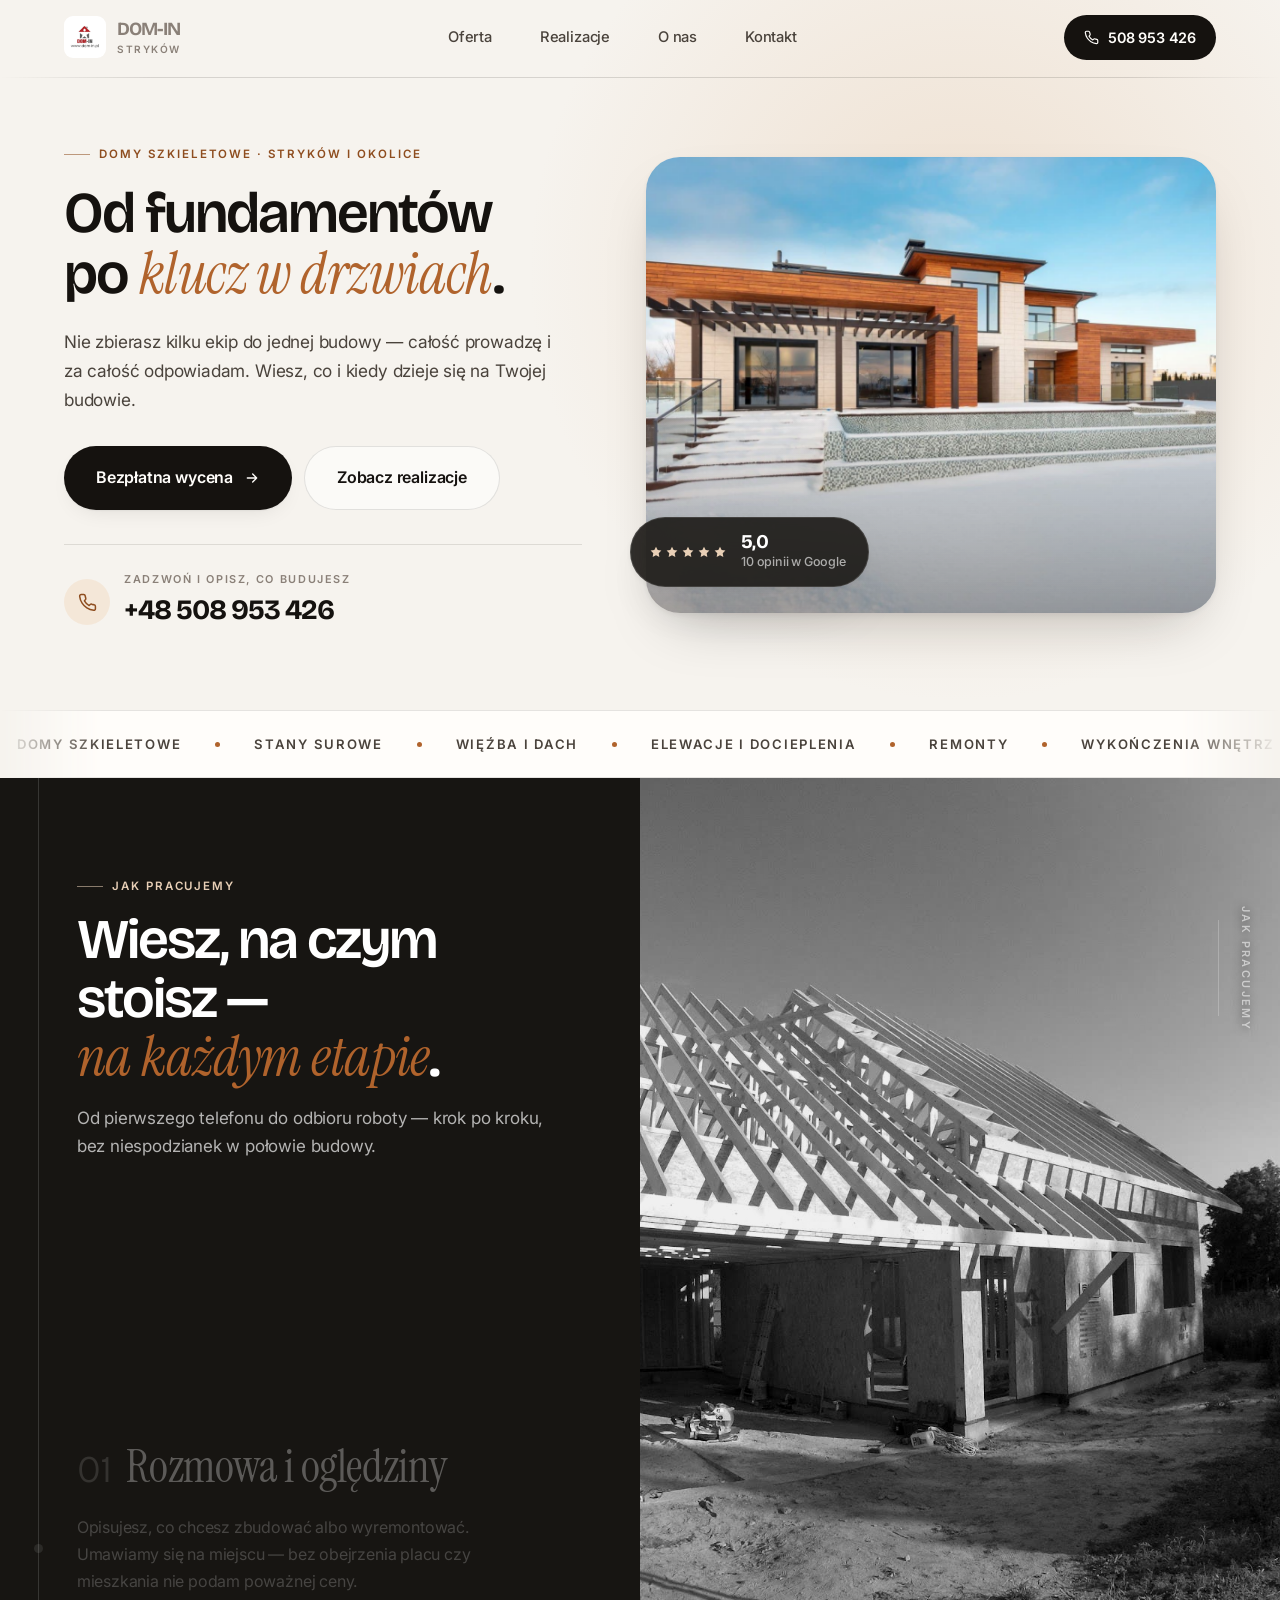
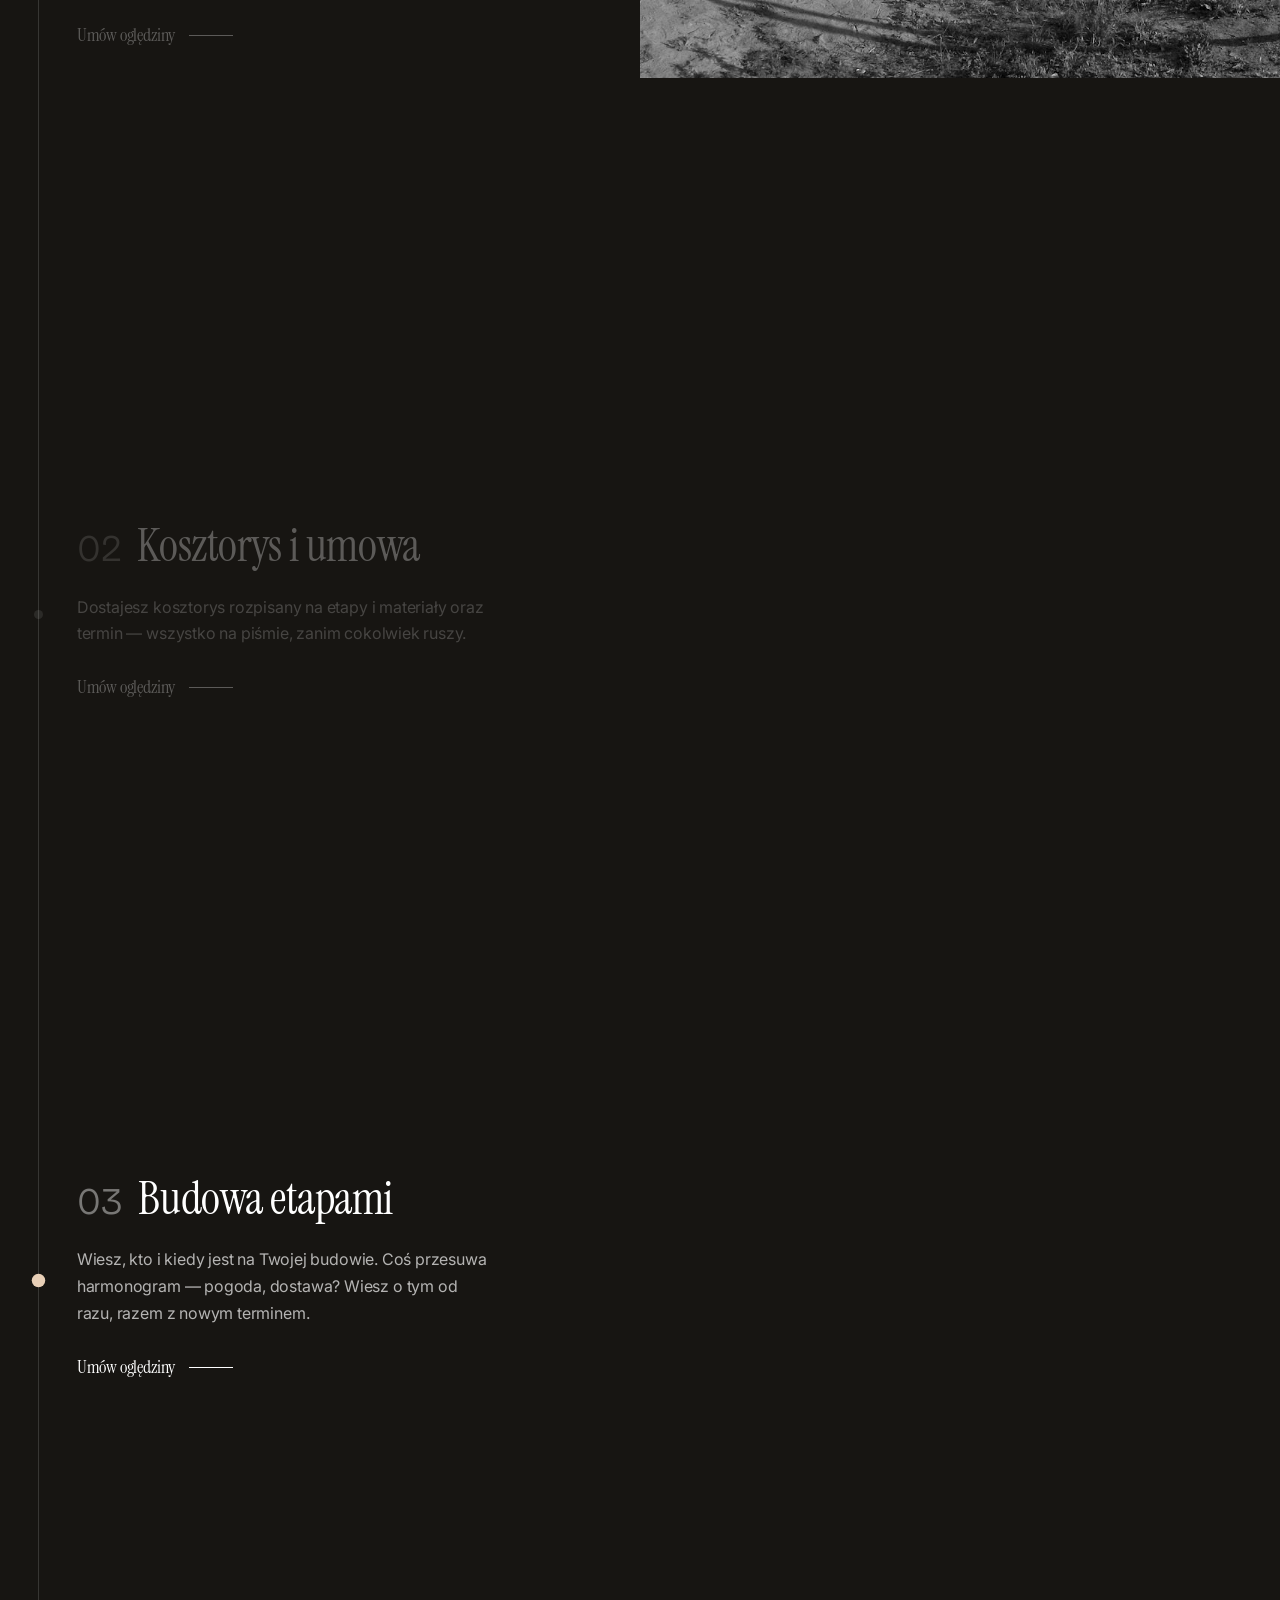
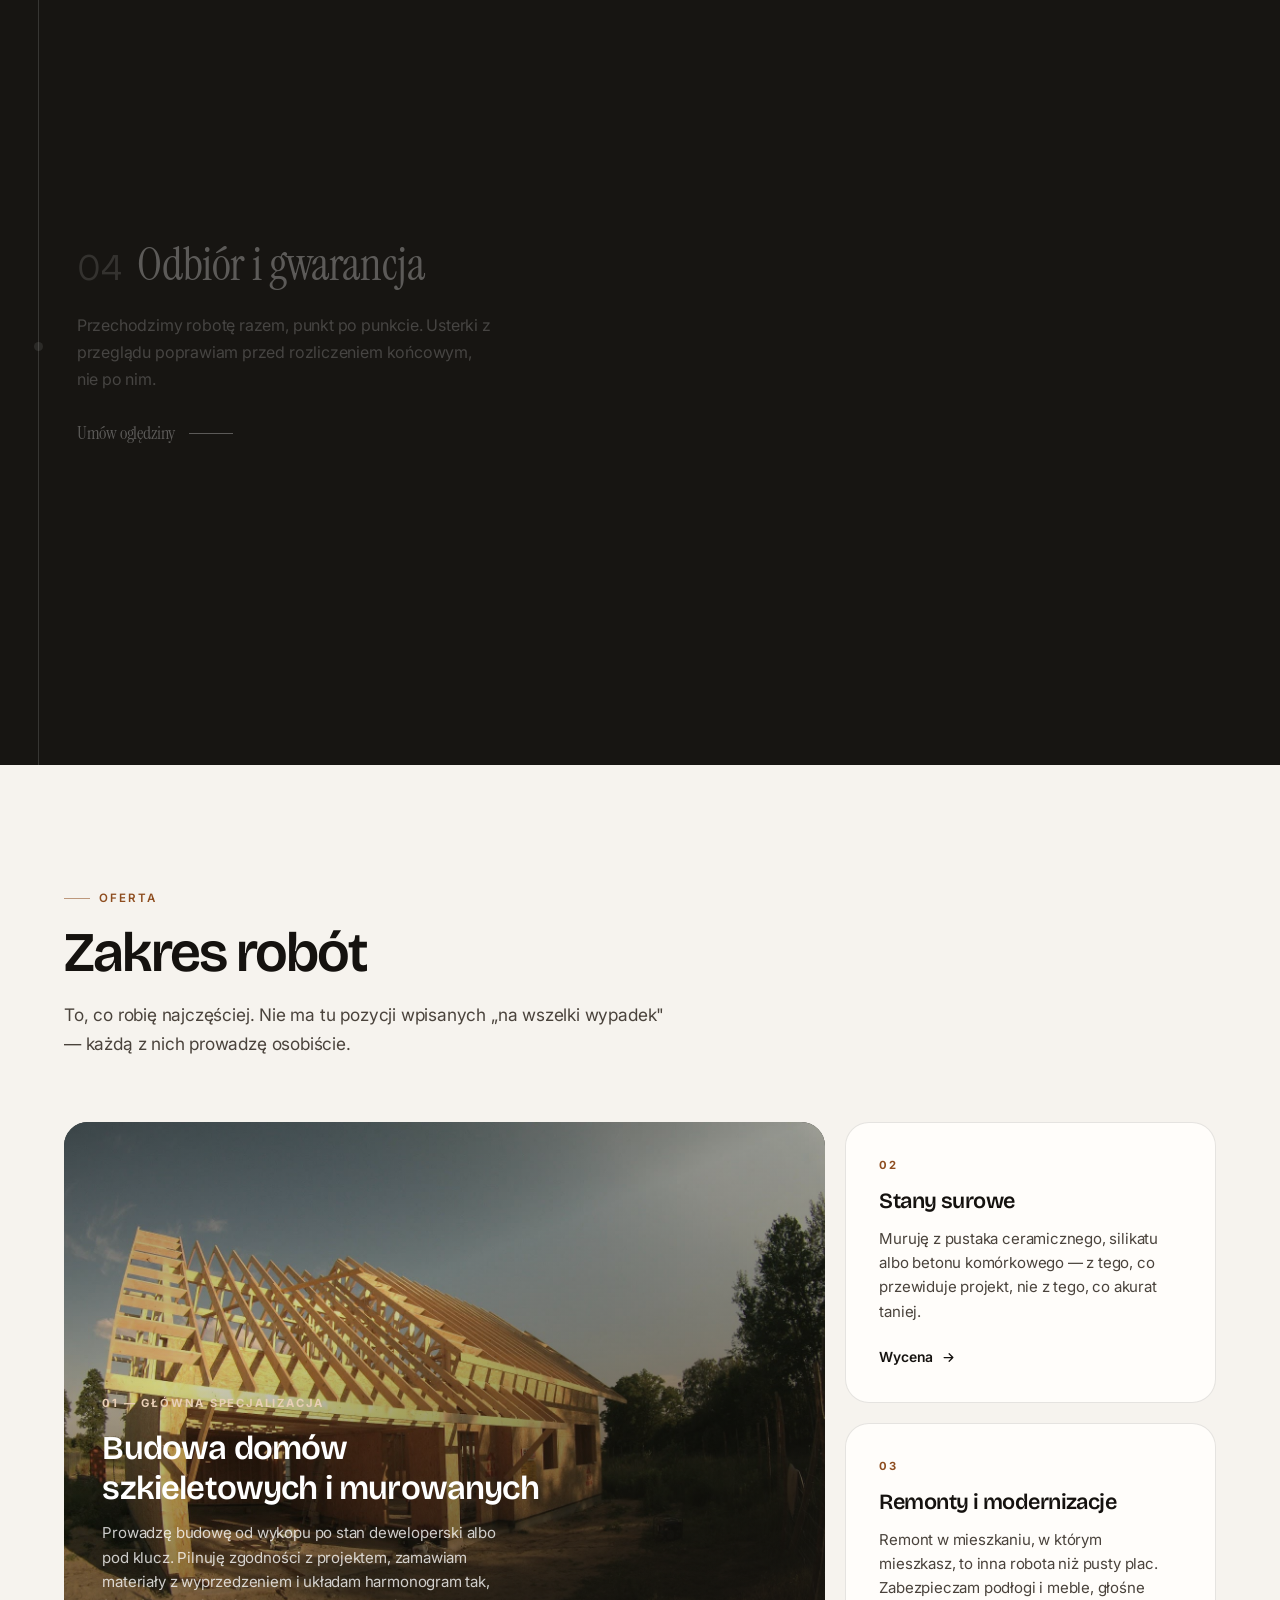
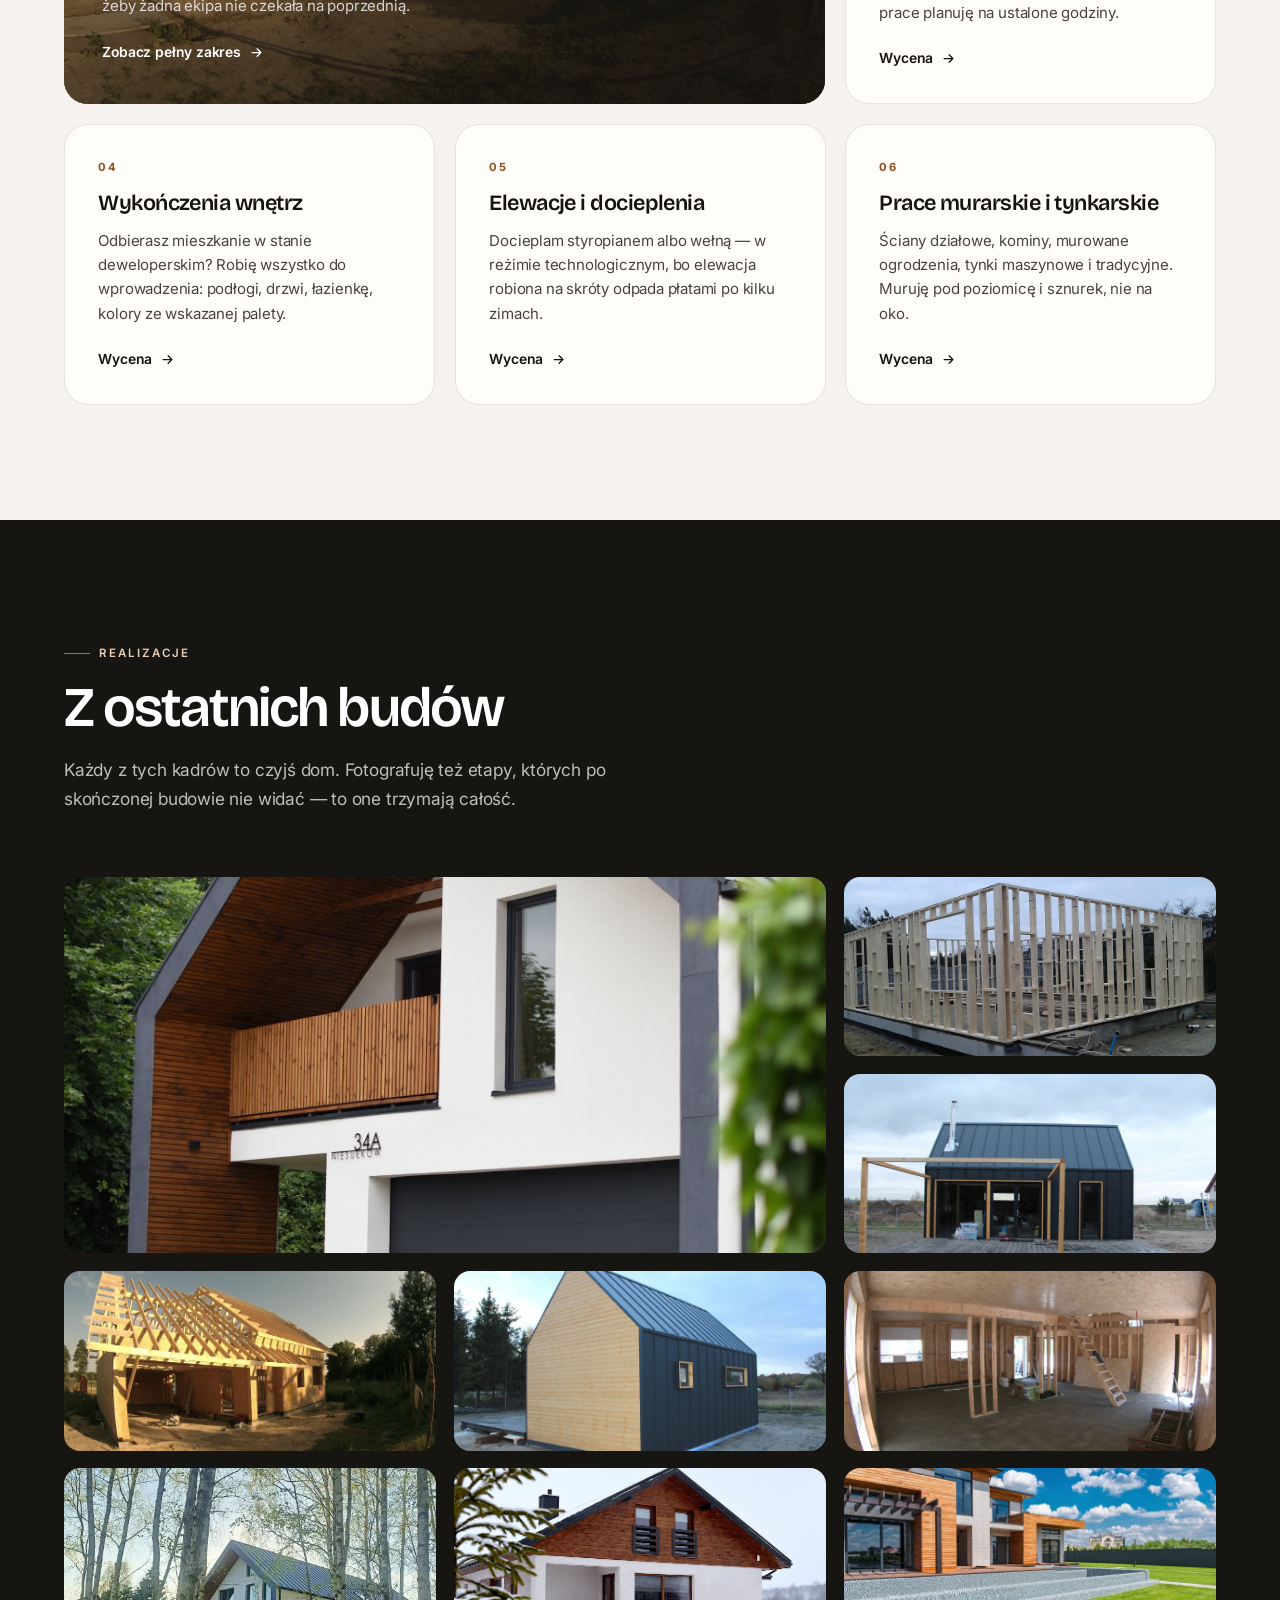
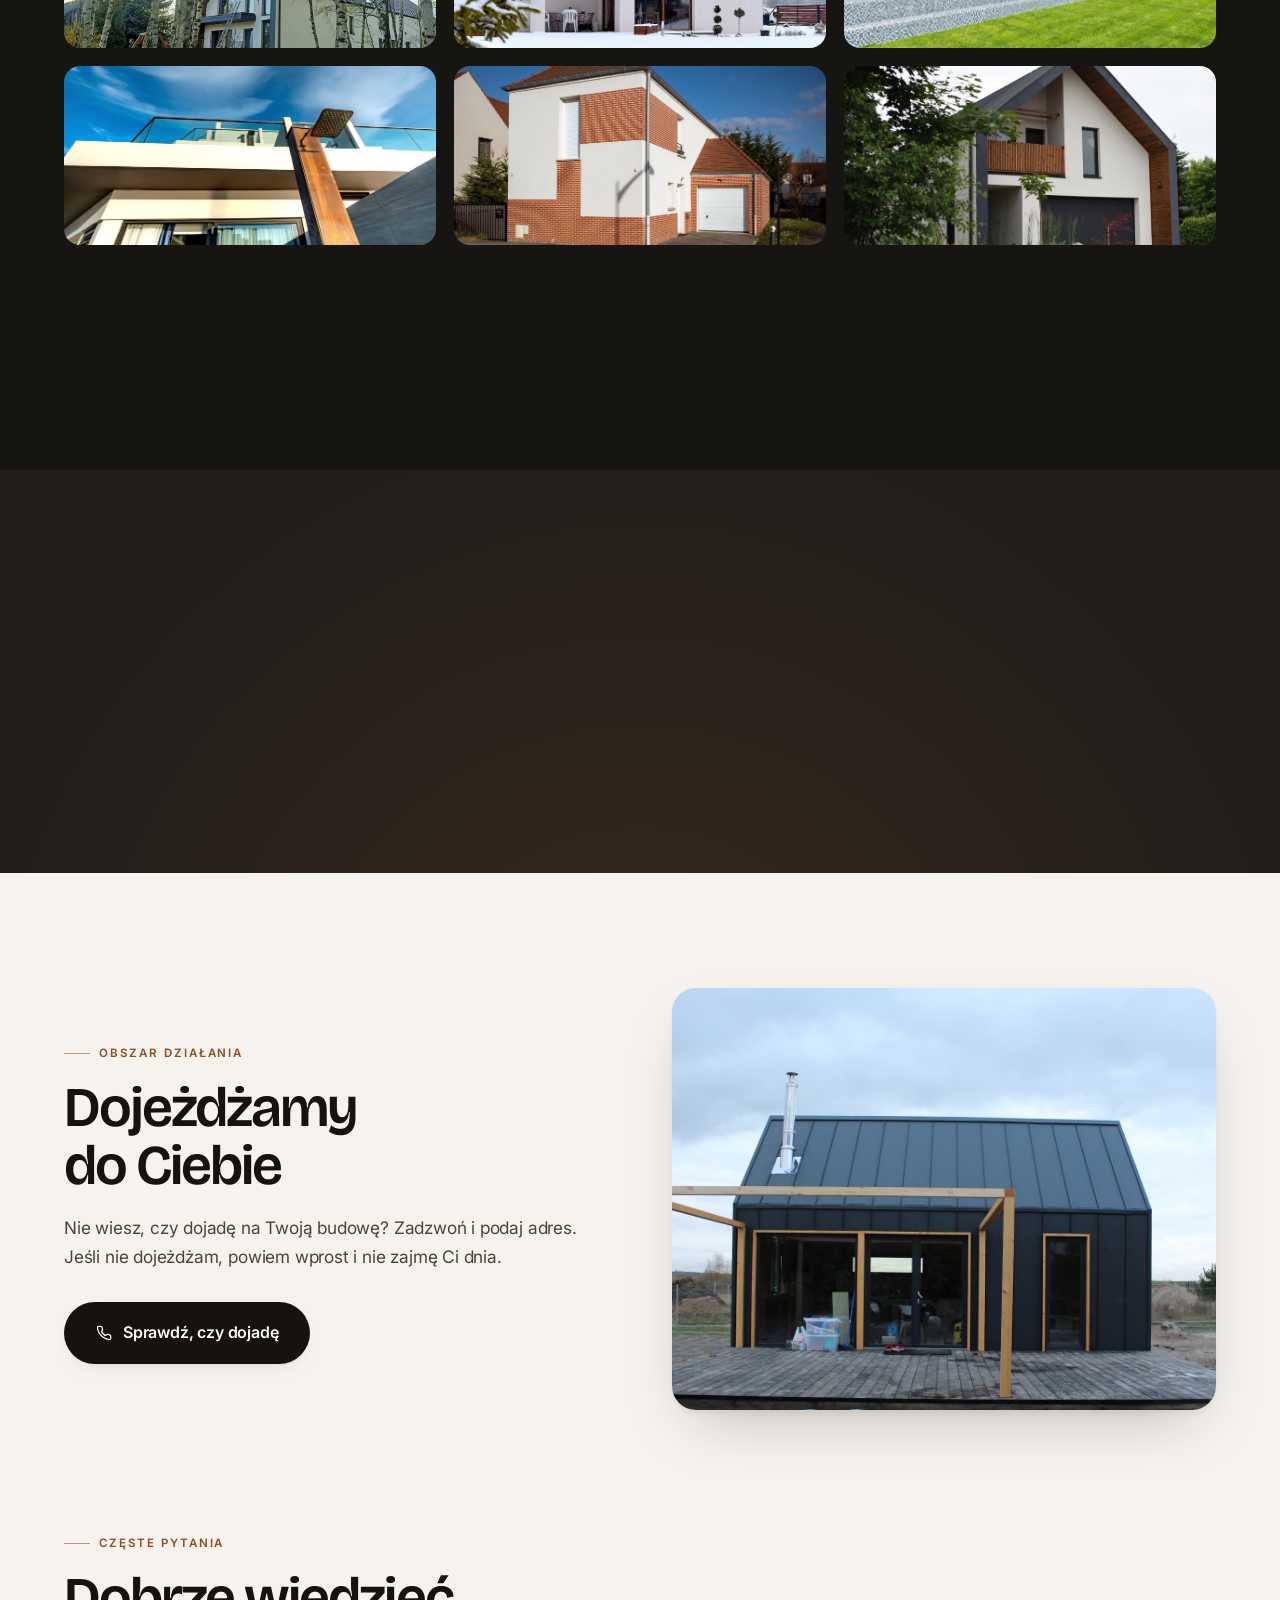
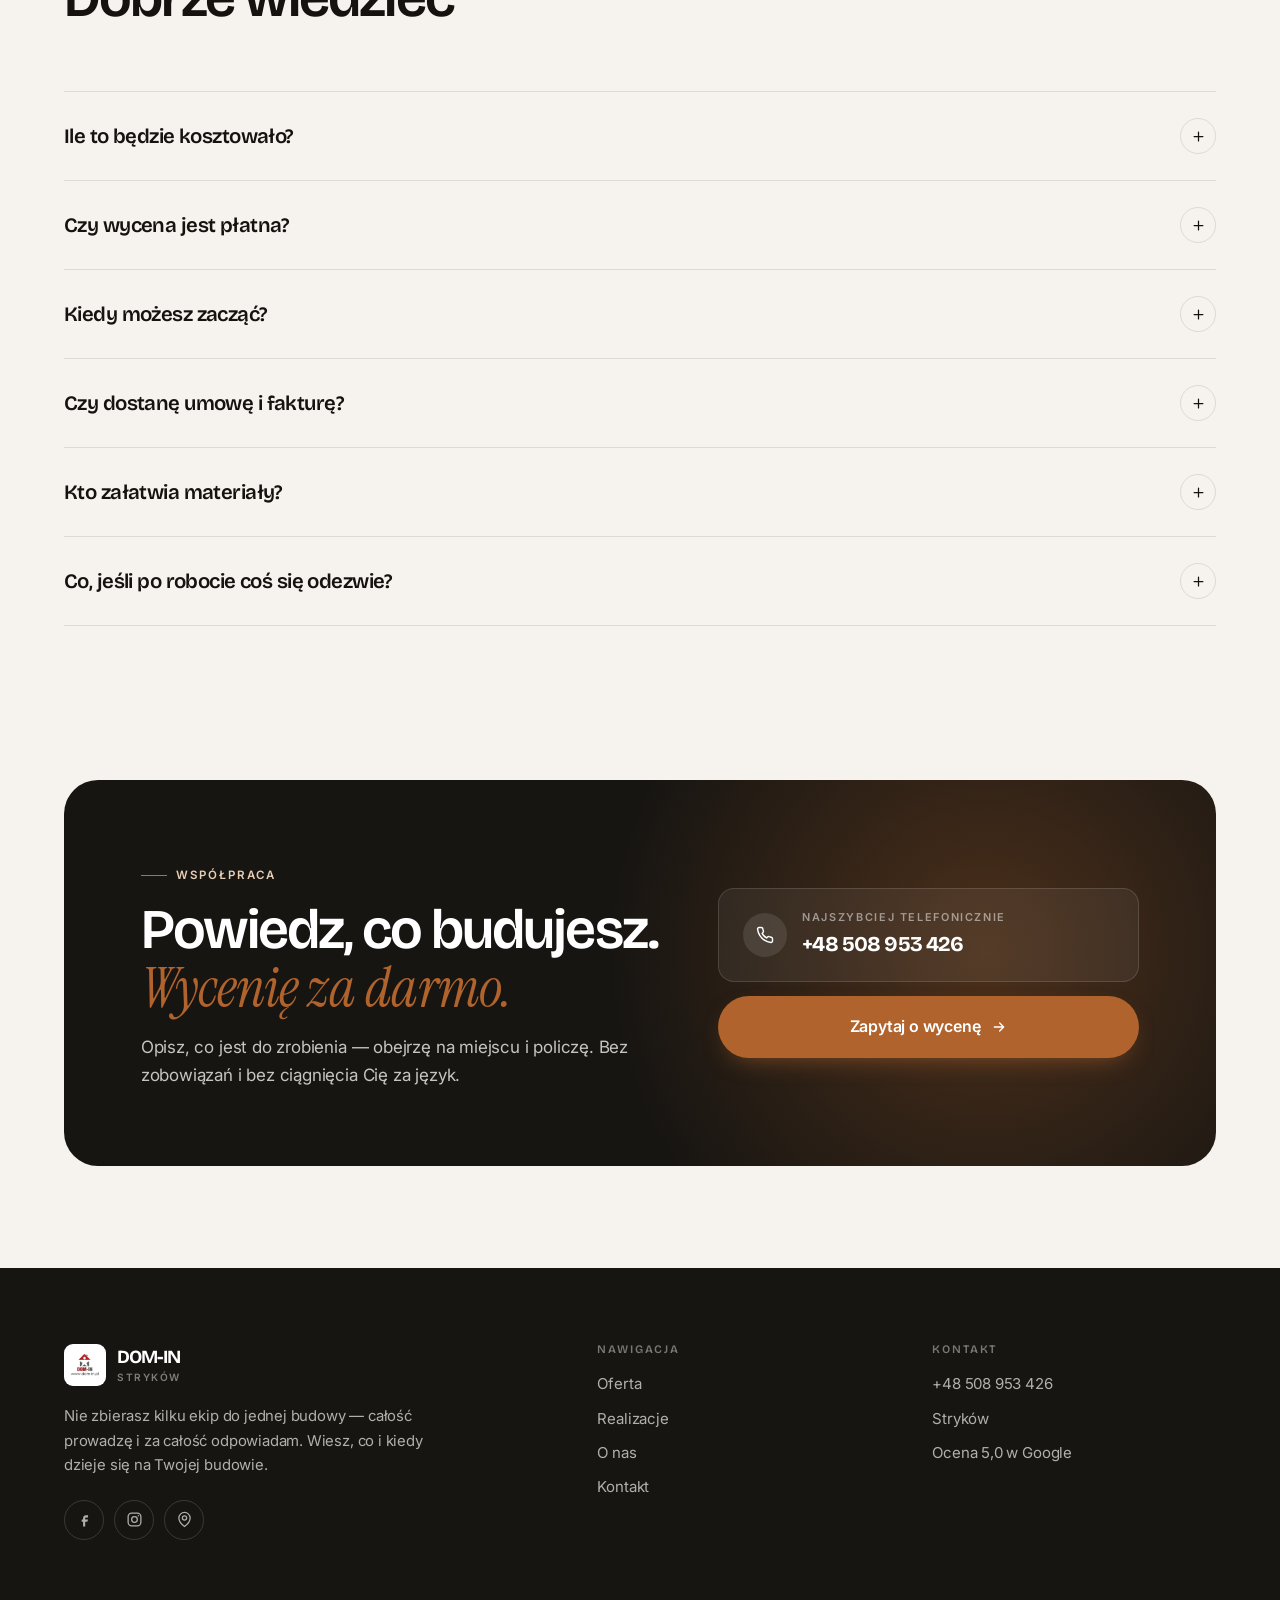
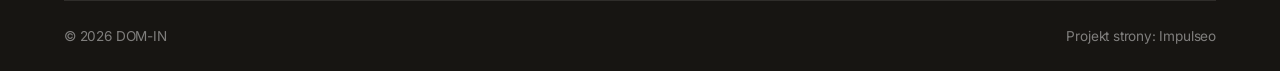
<file: index.html>
<!DOCTYPE html>
<html lang="pl">
<head>
<meta name="robots" content="noindex, nofollow">
<meta charset="utf-8">
<meta name="viewport" content="width=device-width,initial-scale=1">
<title>DOM-IN — domy szkieletowe i budowa domów pod klucz | Stryków</title>
<meta name="description" content="DOM-IN — budowa domów szkieletowych i murowanych w Strykowie i okolicy. Jeden wykonawca od wykopu po klucz w drzwiach. Bezpłatna wycena. Ocena 5,0 w Google.">
<meta name="theme-color" content="#F6F3EE">
<link rel="icon" href="img/logo.jpg">
<link rel="canonical" href="https://impulseo-pl.github.io/dom-in-budowa-domow-energooszednych-szkieletowych-drewnianych/">

<meta property="og:type" content="website">
<meta property="og:title" content="DOM-IN — domy szkieletowe i budowa domów pod klucz">
<meta property="og:description" content="Jeden wykonawca od wykopu po klucz w drzwiach. Stryków i okolice. Bezpłatna wycena.">
<meta property="og:image" content="img/og.jpg">
<meta property="og:locale" content="pl_PL">

<link rel="preconnect" href="https://fonts.googleapis.com">
<link rel="preconnect" href="https://fonts.gstatic.com" crossorigin>
<link href="https://fonts.googleapis.com/css2?family=Bricolage+Grotesque:opsz,wght@12..96,400..800&family=Inter:wght@400;500;600;700&family=Instrument+Serif:ital@0;1&display=swap" rel="stylesheet">
<link rel="stylesheet" href="assets/app.css">

<script type="application/ld+json">
{"@context":"https://schema.org","@type":"GeneralContractor","name":"DOM-IN","description":"Budowa domów szkieletowych i murowanych, stany surowe, remonty i wykończenia. Stryków i okolice.","url":"https://impulseo-pl.github.io/dom-in-budowa-domow-energooszednych-szkieletowych-drewnianych/","telephone":"+48508953426","image":"img/og.jpg","areaServed":"Stryków","address":{"@type":"PostalAddress","addressLocality":"Stryków","addressCountry":"PL"},"aggregateRating":{"@type":"AggregateRating","ratingValue":"5.0","reviewCount":"10"},"sameAs":["https://www.facebook.com/p/Dom-in-Dla-Twojego-domu-100057239088914/","https://www.instagram.com/dom_in_wood","https://www.google.com/maps?cid=10128578905079462561"]}
</script>
</head>
<body>

<!-- ============ NAV ============ -->
<header class="nav">
  <div class="wrap nav-in">
    <a class="brand" href="index.html" aria-label="DOM-IN — strona główna">
      <img src="img/logo.jpg" alt="Logo DOM-IN">
      <span><b>DOM-IN</b><span>Stryków</span></span>
    </a>

    <nav class="nav-links" aria-label="Menu główne">
      <a href="oferta.html">Oferta</a>
      <a href="realizacje.html">Realizacje</a>
      <a href="o-nas.html">O nas</a>
      <a href="kontakt.html">Kontakt</a>
    </nav>

    <div class="nav-cta">
      <a class="nav-tel" href="tel:+48508953426">
        <svg width="15" height="15" viewBox="0 0 24 24" fill="none" stroke="currentColor" stroke-width="1.9" stroke-linecap="round" stroke-linejoin="round"><path d="M22 16.9v3a2 2 0 0 1-2.2 2 19.8 19.8 0 0 1-8.6-3.1 19.5 19.5 0 0 1-6-6A19.8 19.8 0 0 1 2.1 4.2 2 2 0 0 1 4.1 2h3a2 2 0 0 1 2 1.7c.1 1 .4 1.9.7 2.8a2 2 0 0 1-.5 2.1L8.1 9.9a16 16 0 0 0 6 6l1.3-1.3a2 2 0 0 1 2.1-.4c.9.3 1.8.6 2.8.7a2 2 0 0 1 1.7 2Z"/></svg>
        508 953 426
      </a>
      <button class="burger" aria-label="Menu" aria-expanded="false"><i></i><i></i><i></i></button>
    </div>
  </div>
</header>

<div class="drawer">
  <a href="oferta.html">Oferta</a>
  <a href="realizacje.html">Realizacje</a>
  <a href="o-nas.html">O nas</a>
  <a href="kontakt.html">Kontakt</a>
  <a class="btn btn-1 btn-lg" href="tel:+48508953426">Zadzwoń +48 508 953 426</a>
</div>

<main>

<!-- ============ HERO ============ -->
<section class="hero">
  <div class="wrap hero-grid">
    <div>
      <span class="eyebrow fx">Domy szkieletowe · Stryków i okolice</span>
      <h1 class="fx fx-d1">Od fundamentów<br>po <em class="ser">klucz w drzwiach</em>.</h1>
      <p class="lead hero-lead fx fx-d2">Nie zbierasz kilku ekip do jednej budowy — całość prowadzę i za całość odpowiadam. Wiesz, co i kiedy dzieje się na Twojej budowie.</p>

      <div class="hero-cta fx fx-d3">
        <a class="btn btn-1 btn-lg" href="kontakt.html">Bezpłatna wycena
          <svg width="16" height="16" viewBox="0 0 24 24" fill="none" stroke="currentColor" stroke-width="2" stroke-linecap="round" stroke-linejoin="round"><path d="M5 12h14M13 6l6 6-6 6"/></svg>
        </a>
        <a class="btn btn-2 btn-lg" href="realizacje.html">Zobacz realizacje</a>
      </div>

      <div class="hero-tel fx fx-d4">
        <span class="hero-tel-ico">
          <svg width="19" height="19" viewBox="0 0 24 24" fill="none" stroke="currentColor" stroke-width="1.9" stroke-linecap="round" stroke-linejoin="round"><path d="M22 16.9v3a2 2 0 0 1-2.2 2 19.8 19.8 0 0 1-8.6-3.1 19.5 19.5 0 0 1-6-6A19.8 19.8 0 0 1 2.1 4.2 2 2 0 0 1 4.1 2h3a2 2 0 0 1 2 1.7c.1 1 .4 1.9.7 2.8a2 2 0 0 1-.5 2.1L8.1 9.9a16 16 0 0 0 6 6l1.3-1.3a2 2 0 0 1 2.1-.4c.9.3 1.8.6 2.8.7a2 2 0 0 1 1.7 2Z"/></svg>
        </span>
        <span>
          <small>Zadzwoń i opisz, co budujesz</small>
          <a href="tel:+48508953426">+48 508 953 426</a>
        </span>
      </div>
    </div>

    <div class="hero-media fx fx-d2">
      <div class="hero-shot">
        <img src="img/g12.jpg" alt="Nowoczesny dom z drewnianą elewacją i pergolą, realizacja DOM-IN" width="1200" height="1350" fetchpriority="high">
      </div>

      <div class="hero-badge">
        <span class="stars" aria-hidden="true">
          <svg width="14" height="14" viewBox="0 0 24 24" fill="currentColor"><path d="M12 2.8l2.85 5.8 6.4.93-4.63 4.5 1.1 6.37L12 17.4l-5.72 3 1.1-6.37-4.63-4.5 6.4-.93L12 2.8Z"/></svg>
          <svg width="14" height="14" viewBox="0 0 24 24" fill="currentColor"><path d="M12 2.8l2.85 5.8 6.4.93-4.63 4.5 1.1 6.37L12 17.4l-5.72 3 1.1-6.37-4.63-4.5 6.4-.93L12 2.8Z"/></svg>
          <svg width="14" height="14" viewBox="0 0 24 24" fill="currentColor"><path d="M12 2.8l2.85 5.8 6.4.93-4.63 4.5 1.1 6.37L12 17.4l-5.72 3 1.1-6.37-4.63-4.5 6.4-.93L12 2.8Z"/></svg>
          <svg width="14" height="14" viewBox="0 0 24 24" fill="currentColor"><path d="M12 2.8l2.85 5.8 6.4.93-4.63 4.5 1.1 6.37L12 17.4l-5.72 3 1.1-6.37-4.63-4.5 6.4-.93L12 2.8Z"/></svg>
          <svg width="14" height="14" viewBox="0 0 24 24" fill="currentColor"><path d="M12 2.8l2.85 5.8 6.4.93-4.63 4.5 1.1 6.37L12 17.4l-5.72 3 1.1-6.37-4.63-4.5 6.4-.93L12 2.8Z"/></svg>
        </span>
        <span><b>5,0</b><span>10 opinii w Google</span></span>
      </div>
    </div>
  </div>
</section>

<!-- ============ MARQUEE ============ -->
<div class="marq" aria-hidden="true">
  <div class="marq-track">
    <span>Domy szkieletowe</span><span>Stany surowe</span><span>Więźba i dach</span><span>Elewacje i docieplenia</span><span>Remonty</span><span>Wykończenia wnętrz</span><span>Bezpłatna wycena</span><span>Gwarancja na robociznę</span>
    <span>Domy szkieletowe</span><span>Stany surowe</span><span>Więźba i dach</span><span>Elewacje i docieplenia</span><span>Remonty</span><span>Wykończenia wnętrz</span><span>Bezpłatna wycena</span><span>Gwarancja na robociznę</span>
  </div>
</div>

<!-- ============ PROCES ============ -->
<section class="flow" id="proces">
  <div class="flow-steps">
    <div style="max-width:46ch;margin-bottom:clamp(30px,4vw,52px)">
      <span class="eyebrow" style="color:var(--wood-l)">Jak pracujemy</span>
      <h2 style="color:#fff;margin:16px 0 18px">Wiesz, na czym stoisz —<br><em class="ser">na każdym etapie</em>.</h2>
      <p style="color:rgba(255,255,255,.68)">Od pierwszego telefonu do odbioru roboty — krok po kroku, bez niespodzianek w połowie budowy.</p>
    </div>

        <article class="fstep" data-i="0">
          <img class="fstep-img" src="img/g6.jpg" alt="Konstrukcja ścian szkieletowych na płycie fundamentowej" loading="lazy">
          <h3><i>01</i> <b>Rozmowa i oględziny</b></h3>
          <p>Opisujesz, co chcesz zbudować albo wyremontować. Umawiamy się na miejscu — bez obejrzenia placu czy mieszkania nie podam poważnej ceny.</p>
          <a class="lnk" href="kontakt.html">Umów oględziny <span aria-hidden="true"></span></a>
        </article>
        <article class="fstep" data-i="1">
          <img class="fstep-img" src="img/g2.jpg" alt="Dom szkieletowy w trakcie montażu elewacji" loading="lazy">
          <h3><i>02</i> <b>Kosztorys i umowa</b></h3>
          <p>Dostajesz kosztorys rozpisany na etapy i materiały oraz termin — wszystko na piśmie, zanim cokolwiek ruszy.</p>
          <a class="lnk" href="kontakt.html">Umów oględziny <span aria-hidden="true"></span></a>
        </article>
        <article class="fstep" data-i="2">
          <img class="fstep-img" src="img/g3.jpg" alt="Więźba dachowa domu szkieletowego" loading="lazy">
          <h3><i>03</i> <b>Budowa etapami</b></h3>
          <p>Wiesz, kto i kiedy jest na Twojej budowie. Coś przesuwa harmonogram — pogoda, dostawa? Wiesz o tym od razu, razem z nowym terminem.</p>
          <a class="lnk" href="kontakt.html">Umów oględziny <span aria-hidden="true"></span></a>
        </article>
        <article class="fstep" data-i="3">
          <img class="fstep-img" src="img/g1.jpg" alt="Gotowy dom jednorodzinny z elewacją drewnianą" loading="lazy">
          <h3><i>04</i> <b>Odbiór i gwarancja</b></h3>
          <p>Przechodzimy robotę razem, punkt po punkcie. Usterki z przeglądu poprawiam przed rozliczeniem końcowym, nie po nim.</p>
          <a class="lnk" href="kontakt.html">Umów oględziny <span aria-hidden="true"></span></a>
        </article>
  </div>

  <div class="flow-media">
    <span class="vlabel">Jak pracujemy</span>
      <img src="img/g6.jpg" alt="Konstrukcja ścian szkieletowych na płycie fundamentowej" class="on" loading="lazy">
      <img src="img/g2.jpg" alt="Dom szkieletowy w trakcie montażu elewacji" loading="lazy">
      <img src="img/g3.jpg" alt="Więźba dachowa domu szkieletowego" loading="lazy">
      <img src="img/g1.jpg" alt="Gotowy dom jednorodzinny z elewacją drewnianą" loading="lazy">
  </div>
</section>

<!-- ============ OFERTA ============ -->
<section class="sec" id="oferta">
  <div class="wrap">
    <div class="sec-head rv">
      <span class="eyebrow">Oferta</span>
      <h2>Zakres robót</h2>
      <p class="lead">To, co robię najczęściej. Nie ma tu pozycji wpisanych „na wszelki wypadek" — każdą z nich prowadzę osobiście.</p>
    </div>

    <div class="bento">
      <a class="card card-hero rv" href="oferta.html">
        <img src="img/g3.jpg" alt="Więźba dachowa domu szkieletowego">
        <div class="card-in">
          <span class="card-n">01 — Główna specjalizacja</span>
          <h3>Budowa domów<br>szkieletowych i murowanych</h3>
          <p>Prowadzę budowę od wykopu po stan deweloperski albo pod klucz. Pilnuję zgodności z projektem, zamawiam materiały z wyprzedzeniem i układam harmonogram tak, żeby żadna ekipa nie czekała na poprzednią.</p>
          <span class="card-go">Zobacz pełny zakres
            <svg width="15" height="15" viewBox="0 0 24 24" fill="none" stroke="currentColor" stroke-width="2" stroke-linecap="round" stroke-linejoin="round"><path d="M5 12h14M13 6l6 6-6 6"/></svg>
          </span>
        </div>
      </a>

      <a class="card rv rv-d1" href="oferta.html">
        <span class="card-n">02</span>
        <h3>Stany surowe</h3>
        <p>Muruję z pustaka ceramicznego, silikatu albo betonu komórkowego — z tego, co przewiduje projekt, nie z tego, co akurat taniej.</p>
        <span class="card-go">Wycena
          <svg width="15" height="15" viewBox="0 0 24 24" fill="none" stroke="currentColor" stroke-width="2" stroke-linecap="round" stroke-linejoin="round"><path d="M5 12h14M13 6l6 6-6 6"/></svg>
        </span>
      </a>

      <a class="card rv rv-d2" href="oferta.html">
        <span class="card-n">03</span>
        <h3>Remonty i modernizacje</h3>
        <p>Remont w mieszkaniu, w którym mieszkasz, to inna robota niż pusty plac. Zabezpieczam podłogi i meble, głośne prace planuję na ustalone godziny.</p>
        <span class="card-go">Wycena
          <svg width="15" height="15" viewBox="0 0 24 24" fill="none" stroke="currentColor" stroke-width="2" stroke-linecap="round" stroke-linejoin="round"><path d="M5 12h14M13 6l6 6-6 6"/></svg>
        </span>
      </a>

      <a class="card rv" href="oferta.html">
        <span class="card-n">04</span>
        <h3>Wykończenia wnętrz</h3>
        <p>Odbierasz mieszkanie w stanie deweloperskim? Robię wszystko do wprowadzenia: podłogi, drzwi, łazienkę, kolory ze wskazanej palety.</p>
        <span class="card-go">Wycena
          <svg width="15" height="15" viewBox="0 0 24 24" fill="none" stroke="currentColor" stroke-width="2" stroke-linecap="round" stroke-linejoin="round"><path d="M5 12h14M13 6l6 6-6 6"/></svg>
        </span>
      </a>

      <a class="card rv rv-d1" href="oferta.html">
        <span class="card-n">05</span>
        <h3>Elewacje i docieplenia</h3>
        <p>Docieplam styropianem albo wełną — w reżimie technologicznym, bo elewacja robiona na skróty odpada płatami po kilku zimach.</p>
        <span class="card-go">Wycena
          <svg width="15" height="15" viewBox="0 0 24 24" fill="none" stroke="currentColor" stroke-width="2" stroke-linecap="round" stroke-linejoin="round"><path d="M5 12h14M13 6l6 6-6 6"/></svg>
        </span>
      </a>

      <a class="card rv rv-d2" href="oferta.html">
        <span class="card-n">06</span>
        <h3>Prace murarskie i tynkarskie</h3>
        <p>Ściany działowe, kominy, murowane ogrodzenia, tynki maszynowe i tradycyjne. Muruję pod poziomicę i sznurek, nie na oko.</p>
        <span class="card-go">Wycena
          <svg width="15" height="15" viewBox="0 0 24 24" fill="none" stroke="currentColor" stroke-width="2" stroke-linecap="round" stroke-linejoin="round"><path d="M5 12h14M13 6l6 6-6 6"/></svg>
        </span>
      </a>
    </div>
  </div>
</section>

<!-- ============ REALIZACJE ============ -->
<section class="sec dark" id="realizacje">
  <div class="wrap">
    <div class="sec-head rv">
      <span class="eyebrow">Realizacje</span>
      <h2>Z ostatnich budów</h2>
      <p class="lead">Każdy z tych kadrów to czyjś dom. Fotografuję też etapy, których po skończonej budowie nie widać — to one trzymają całość.</p>
    </div>

    <div class="gal rv">
      <figure><img src="img/g1.jpg" alt="Dom jednorodzinny z elewacją drewnianą" loading="lazy"><figcaption>Dom jednorodzinny — elewacja z drewnem</figcaption></figure>
      <figure><img src="img/g6.jpg" alt="Konstrukcja ścian szkieletowych na płycie fundamentowej" loading="lazy"><figcaption>Konstrukcja ścian szkieletowych</figcaption></figure>
      <figure><img src="img/g5.jpg" alt="Nowoczesna bryła domu z tarasem i dużymi przeszkleniami" loading="lazy"><figcaption>Bryła z tarasem i przeszkleniami</figcaption></figure>
      <figure><img src="img/g3.jpg" alt="Więźba dachowa domu szkieletowego" loading="lazy"><figcaption>Więźba dachowa</figcaption></figure>
      <figure><img src="img/g2.jpg" alt="Dom szkieletowy w trakcie montażu elewacji" loading="lazy"><figcaption>Montaż elewacji</figcaption></figure>
      <figure><img src="img/g7.jpg" alt="Wnętrze domu na etapie konstrukcji" loading="lazy"><figcaption>Wnętrze na etapie konstrukcji</figcaption></figure>
      <figure><img src="img/g4.jpg" alt="Dom całoroczny wśród brzóz" loading="lazy"><figcaption>Dom całoroczny wśród drzew</figcaption></figure>
      <figure><img src="img/g8.jpg" alt="Elewacja drewniana zimą" loading="lazy"><figcaption>Elewacja drewniana zimą</figcaption></figure>
      <figure><img src="img/g10.jpg" alt="Dom z poddaszem użytkowym i drewnianą elewacją" loading="lazy"><figcaption>Dom z poddaszem użytkowym</figcaption></figure>
      <figure><img src="img/g9.jpg" alt="Detal tarasu i szklanej balustrady" loading="lazy"><figcaption>Detal tarasu i balustrady</figcaption></figure>
      <figure><img src="img/g11.jpg" alt="Dom z garażem wpisanym w bryłę" loading="lazy"><figcaption>Garaż wpisany w bryłę</figcaption></figure>
      <figure><img src="img/hero.jpg" alt="Dom jednorodzinny z drewnianą elewacją i garażem" loading="lazy"><figcaption>Dom jednorodzinny — bryła z garażem</figcaption></figure>
    </div>

    <div style="margin-top:clamp(30px,4vw,46px)" class="rv">
      <a class="btn btn-ghost-d btn-lg" href="realizacje.html">Pełna galeria
        <svg width="16" height="16" viewBox="0 0 24 24" fill="none" stroke="currentColor" stroke-width="2" stroke-linecap="round" stroke-linejoin="round"><path d="M5 12h14M13 6l6 6-6 6"/></svg>
      </a>
    </div>
  </div>
</section>

<!-- ============ CYTAT ============ -->
<section class="sec quote">
  <div class="wrap quote-in rv">
    <p>Jeden wykonawca. Jeden numer. <em>Jedna osoba odpowiedzialna.</em></p>
    <div class="quote-sig">DOM-IN · Stryków</div>
  </div>
</section>

<!-- ============ OBSZAR ============ -->
<section class="sec">
  <div class="wrap area-grid">
    <div class="rv">
      <span class="eyebrow">Obszar działania</span>
      <h2 style="margin:16px 0 18px">Dojeżdżamy<br>do Ciebie</h2>
      <p class="lead">Nie wiesz, czy dojadę na Twoją budowę? Zadzwoń i podaj adres. Jeśli nie dojeżdżam, powiem wprost i nie zajmę Ci dnia.</p>
      <div style="margin-top:30px">
        <a class="btn btn-1 btn-lg" href="tel:+48508953426">
          <svg width="16" height="16" viewBox="0 0 24 24" fill="none" stroke="currentColor" stroke-width="1.9" stroke-linecap="round" stroke-linejoin="round"><path d="M22 16.9v3a2 2 0 0 1-2.2 2 19.8 19.8 0 0 1-8.6-3.1 19.5 19.5 0 0 1-6-6A19.8 19.8 0 0 1 2.1 4.2 2 2 0 0 1 4.1 2h3a2 2 0 0 1 2 1.7c.1 1 .4 1.9.7 2.8a2 2 0 0 1-.5 2.1L8.1 9.9a16 16 0 0 0 6 6l1.3-1.3a2 2 0 0 1 2.1-.4c.9.3 1.8.6 2.8.7a2 2 0 0 1 1.7 2Z"/></svg>
          Sprawdź, czy dojadę
        </a>
      </div>
    </div>

    <div class="area-shot rv rv-d1">
      <img src="img/g5.jpg" alt="Dom z tarasem wybudowany przez DOM-IN" loading="lazy">
    </div>
  </div>
</section>

<!-- ============ FAQ ============ -->
<section class="sec" style="padding-top:0">
  <div class="wrap">
    <div class="sec-head rv">
      <span class="eyebrow">Częste pytania</span>
      <h2>Dobrze wiedzieć</h2>
    </div>

    <div class="faq rv">
      <div class="faq-item">
        <button class="faq-q" aria-expanded="false">Ile to będzie kosztowało?
          <span class="faq-ico"><svg width="15" height="15" viewBox="0 0 24 24" fill="none" stroke="currentColor" stroke-width="2" stroke-linecap="round"><path d="M12 5v14M5 12h14"/></svg></span>
        </button>
        <div class="faq-a"><p>Zależy od zakresu i materiałów — dlatego najpierw jadę obejrzeć i zmierzyć, a dopiero potem liczę. Dostajesz kosztorys rozpisany na pozycje, nie jedną kwotę z sufitu.</p></div>
      </div>
      <div class="faq-item">
        <button class="faq-q" aria-expanded="false">Czy wycena jest płatna?
          <span class="faq-ico"><svg width="15" height="15" viewBox="0 0 24 24" fill="none" stroke="currentColor" stroke-width="2" stroke-linecap="round"><path d="M12 5v14M5 12h14"/></svg></span>
        </button>
        <div class="faq-a"><p>Za obejrzenie placu i policzenie nie biorę pieniędzy. Płacisz za robotę, nie za kosztorys.</p></div>
      </div>
      <div class="faq-item">
        <button class="faq-q" aria-expanded="false">Kiedy możesz zacząć?
          <span class="faq-ico"><svg width="15" height="15" viewBox="0 0 24 24" fill="none" stroke="currentColor" stroke-width="2" stroke-linecap="round"><path d="M12 5v14M5 12h14"/></svg></span>
        </button>
        <div class="faq-a"><p>Terminy ustawiam z wyprzedzeniem, bo budowę prowadzę do końca, zamiast żonglować kilkoma naraz. Zadzwoń — powiem, kiedy realnie mogę wejść.</p></div>
      </div>
      <div class="faq-item">
        <button class="faq-q" aria-expanded="false">Czy dostanę umowę i fakturę?
          <span class="faq-ico"><svg width="15" height="15" viewBox="0 0 24 24" fill="none" stroke="currentColor" stroke-width="2" stroke-linecap="round"><path d="M12 5v14M5 12h14"/></svg></span>
        </button>
        <div class="faq-a"><p>Tak, zawsze. Faktury z budowy warto trzymać — przydają się przy kredycie hipotecznym i przy sprzedaży domu.</p></div>
      </div>
      <div class="faq-item">
        <button class="faq-q" aria-expanded="false">Kto załatwia materiały?
          <span class="faq-ico"><svg width="15" height="15" viewBox="0 0 24 24" fill="none" stroke="currentColor" stroke-width="2" stroke-linecap="round"><path d="M12 5v14M5 12h14"/></svg></span>
        </button>
        <div class="faq-a"><p>Jak wolisz. Mogę wziąć materiały na siebie, z fakturami do wglądu, albo pracować na tym, co kupisz — wtedy dostajesz ode mnie dokładną listę z ilościami.</p></div>
      </div>
      <div class="faq-item">
        <button class="faq-q" aria-expanded="false">Co, jeśli po robocie coś się odezwie?
          <span class="faq-ico"><svg width="15" height="15" viewBox="0 0 24 24" fill="none" stroke="currentColor" stroke-width="2" stroke-linecap="round"><path d="M12 5v14M5 12h14"/></svg></span>
        </button>
        <div class="faq-a"><p>Pęknięcie na ścianie czy rysa przy oknie po roku to sprawa do naprawy, nie do dyskusji. Moja robota — moja poprawka, bez kombinowania.</p></div>
      </div>
    </div>
  </div>
</section>

<!-- ============ CTA ============ -->
<section class="cta">
  <div class="wrap">
    <div class="cta-box rv">
      <div>
        <span class="eyebrow">Współpraca</span>
        <h2>Powiedz, co budujesz.<br><em class="ser">Wycenię za darmo.</em></h2>
        <p>Opisz, co jest do zrobienia — obejrzę na miejscu i policzę. Bez zobowiązań i bez ciągnięcia Cię za język.</p>
      </div>
      <div class="cta-act">
        <a class="cta-tel" href="tel:+48508953426">
          <span style="width:44px;height:44px;border-radius:50%;display:grid;place-items:center;background:rgba(255,255,255,.1);flex-shrink:0">
            <svg width="18" height="18" viewBox="0 0 24 24" fill="none" stroke="currentColor" stroke-width="1.9" stroke-linecap="round" stroke-linejoin="round"><path d="M22 16.9v3a2 2 0 0 1-2.2 2 19.8 19.8 0 0 1-8.6-3.1 19.5 19.5 0 0 1-6-6A19.8 19.8 0 0 1 2.1 4.2 2 2 0 0 1 4.1 2h3a2 2 0 0 1 2 1.7c.1 1 .4 1.9.7 2.8a2 2 0 0 1-.5 2.1L8.1 9.9a16 16 0 0 0 6 6l1.3-1.3a2 2 0 0 1 2.1-.4c.9.3 1.8.6 2.8.7a2 2 0 0 1 1.7 2Z"/></svg>
          </span>
          <span><small>Najszybciej telefonicznie</small><b>+48 508 953 426</b></span>
        </a>
        <a class="btn btn-w btn-lg" href="kontakt.html">Zapytaj o wycenę
          <svg width="16" height="16" viewBox="0 0 24 24" fill="none" stroke="currentColor" stroke-width="2" stroke-linecap="round" stroke-linejoin="round"><path d="M5 12h14M13 6l6 6-6 6"/></svg>
        </a>
      </div>
    </div>
  </div>
</section>

</main>

<!-- ============ STOPKA ============ -->
<footer class="foot">
  <div class="wrap">
    <div class="foot-grid">
      <div>
        <a class="brand" href="index.html">
          <img src="img/logo.jpg" alt="Logo DOM-IN">
          <span><b>DOM-IN</b><span>Stryków</span></span>
        </a>
        <p>Nie zbierasz kilku ekip do jednej budowy — całość prowadzę i za całość odpowiadam. Wiesz, co i kiedy dzieje się na Twojej budowie.</p>
        <div class="foot-soc">
          <a href="https://www.facebook.com/p/Dom-in-Dla-Twojego-domu-100057239088914/" target="_blank" rel="noopener" aria-label="Facebook">
            <svg width="17" height="17" viewBox="0 0 24 24" fill="currentColor"><path d="M14 9h3V6h-3c-2.2 0-4 1.8-4 4v2H8v3h2v7h3v-7h3l1-3h-4v-2c0-.6.4-1 1-1Z"/></svg>
          </a>
          <a href="https://www.instagram.com/dom_in_wood" target="_blank" rel="noopener" aria-label="Instagram">
            <svg width="17" height="17" viewBox="0 0 24 24" fill="none" stroke="currentColor" stroke-width="1.8"><rect x="3" y="3" width="18" height="18" rx="5"/><circle cx="12" cy="12" r="4"/><circle cx="17.4" cy="6.6" r="1" fill="currentColor" stroke="none"/></svg>
          </a>
          <a href="https://www.google.com/maps?cid=10128578905079462561" target="_blank" rel="noopener" aria-label="Wizytówka Google">
            <svg width="17" height="17" viewBox="0 0 24 24" fill="none" stroke="currentColor" stroke-width="1.8" stroke-linecap="round" stroke-linejoin="round"><path d="M20 10c0 6-8 12-8 12s-8-6-8-12a8 8 0 0 1 16 0Z"/><circle cx="12" cy="10" r="3"/></svg>
          </a>
        </div>
      </div>

      <div>
        <h4>Nawigacja</h4>
        <ul>
          <li><a href="oferta.html">Oferta</a></li>
          <li><a href="realizacje.html">Realizacje</a></li>
          <li><a href="o-nas.html">O nas</a></li>
          <li><a href="kontakt.html">Kontakt</a></li>
        </ul>
      </div>

      <div>
        <h4>Kontakt</h4>
        <ul>
          <li><a href="tel:+48508953426">+48 508 953 426</a></li>
          <li>Stryków</li>
          <li>Ocena 5,0 w Google</li>
        </ul>
      </div>
    </div>

    <div class="foot-bot">
      <span>© 2026 DOM-IN</span>
      <span>Projekt strony: <a href="#">Impulseo</a></span>
    </div>
  </div>
</footer>

<!-- ============ MOBILE BAR ============ -->
<div class="mbar">
  <a class="btn btn-2" href="kontakt.html">Wycena</a>
  <a class="btn btn-1" href="tel:+48508953426">
    <svg width="15" height="15" viewBox="0 0 24 24" fill="none" stroke="currentColor" stroke-width="1.9" stroke-linecap="round" stroke-linejoin="round"><path d="M22 16.9v3a2 2 0 0 1-2.2 2 19.8 19.8 0 0 1-8.6-3.1 19.5 19.5 0 0 1-6-6A19.8 19.8 0 0 1 2.1 4.2 2 2 0 0 1 4.1 2h3a2 2 0 0 1 2 1.7c.1 1 .4 1.9.7 2.8a2 2 0 0 1-.5 2.1L8.1 9.9a16 16 0 0 0 6 6l1.3-1.3a2 2 0 0 1 2.1-.4c.9.3 1.8.6 2.8.7a2 2 0 0 1 1.7 2Z"/></svg>
    Zadzwoń
  </a>
</div>

<script src="assets/app.js" defer></script>
</body>
</html>
</file>
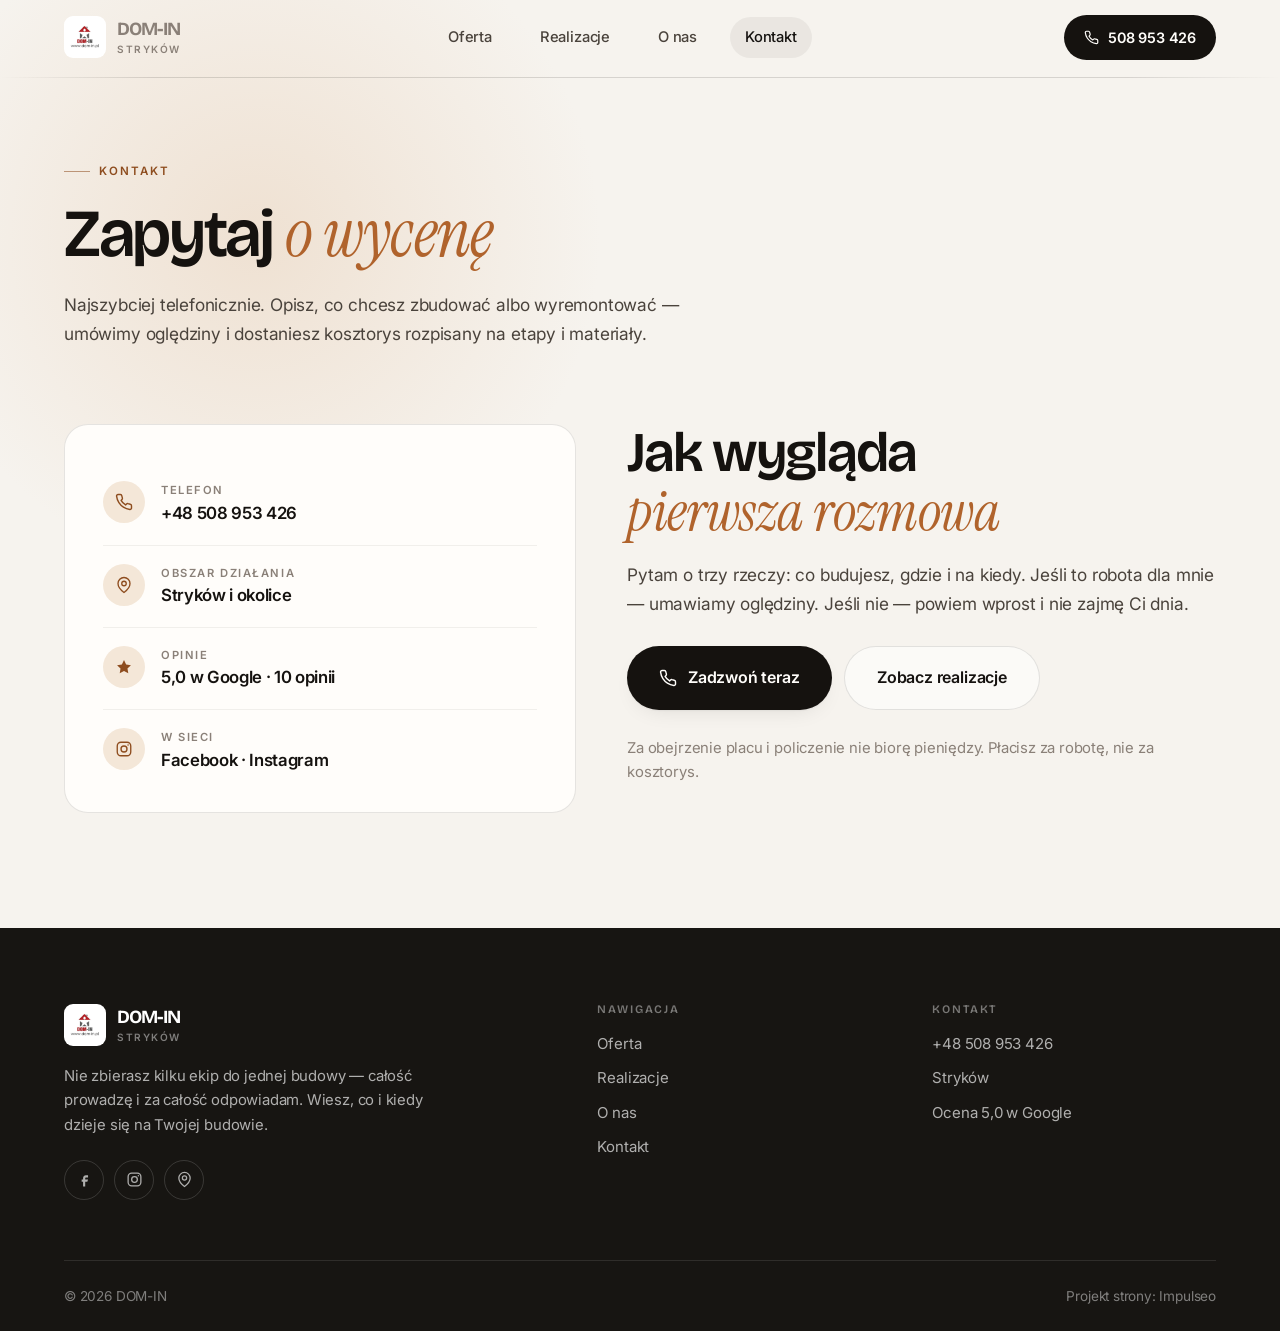
<file: kontakt.html>
<!DOCTYPE html>
<html lang="pl">
<head>
<meta name="robots" content="noindex, nofollow">
<meta charset="utf-8">
<meta name="viewport" content="width=device-width,initial-scale=1">
<title>Kontakt — bezpłatna wycena budowy | DOM-IN Stryków</title>
<meta name="description" content="Zadzwoń: +48 508 953 426. DOM-IN, Stryków i okolice. Bezpłatna wycena i dojazd na oględziny. Kosztorys rozpisany na etapy i materiały.">
<meta name="theme-color" content="#F6F3EE">
<link rel="icon" href="img/logo.jpg">
<meta property="og:type" content="website">
<meta property="og:title" content="Kontakt — bezpłatna wycena budowy | DOM-IN Stryków">
<meta property="og:description" content="Zadzwoń: +48 508 953 426. DOM-IN, Stryków i okolice. Bezpłatna wycena i dojazd na oględziny. Kosztorys rozpisany na etapy i materiały.">
<meta property="og:image" content="img/og.jpg">
<meta property="og:locale" content="pl_PL">
<link rel="preconnect" href="https://fonts.googleapis.com">
<link rel="preconnect" href="https://fonts.gstatic.com" crossorigin>
<link href="https://fonts.googleapis.com/css2?family=Bricolage+Grotesque:opsz,wght@12..96,400..800&family=Inter:wght@400;500;600;700&family=Instrument+Serif:ital@0;1&display=swap" rel="stylesheet">
<link rel="stylesheet" href="assets/app.css">
</head>
<body>

<!-- ============ NAV ============ -->
<header class="nav">
  <div class="wrap nav-in">
    <a class="brand" href="index.html" aria-label="DOM-IN — strona główna">
      <img src="img/logo.jpg" alt="Logo DOM-IN">
      <span><b>DOM-IN</b><span>Stryków</span></span>
    </a>

    <nav class="nav-links" aria-label="Menu główne">
      <a href="oferta.html">Oferta</a>
      <a href="realizacje.html">Realizacje</a>
      <a href="o-nas.html">O nas</a>
      <a href="kontakt.html" aria-current="page">Kontakt</a>
    </nav>

    <div class="nav-cta">
      <a class="nav-tel" href="tel:+48508953426">
        <svg width="15" height="15" viewBox="0 0 24 24" fill="none" stroke="currentColor" stroke-width="1.9" stroke-linecap="round" stroke-linejoin="round"><path d="M22 16.9v3a2 2 0 0 1-2.2 2 19.8 19.8 0 0 1-8.6-3.1 19.5 19.5 0 0 1-6-6A19.8 19.8 0 0 1 2.1 4.2 2 2 0 0 1 4.1 2h3a2 2 0 0 1 2 1.7c.1 1 .4 1.9.7 2.8a2 2 0 0 1-.5 2.1L8.1 9.9a16 16 0 0 0 6 6l1.3-1.3a2 2 0 0 1 2.1-.4c.9.3 1.8.6 2.8.7a2 2 0 0 1 1.7 2Z"/></svg>
        508 953 426
      </a>
      <button class="burger" aria-label="Menu" aria-expanded="false"><i></i><i></i><i></i></button>
    </div>
  </div>
</header>

<div class="drawer">
  <a href="oferta.html">Oferta</a>
  <a href="realizacje.html">Realizacje</a>
  <a href="o-nas.html">O nas</a>
  <a href="kontakt.html" aria-current="page">Kontakt</a>
  <a class="btn btn-1 btn-lg" href="tel:+48508953426">Zadzwoń +48 508 953 426</a>
</div>

<main>

<section class="phead">
  <div class="wrap">
    <span class="eyebrow fx">Kontakt</span>
    <h1 class="fx fx-d1">Zapytaj <em class="ser">o wycenę</em></h1>
    <p class="lead fx fx-d2">Najszybciej telefonicznie. Opisz, co chcesz zbudować albo wyremontować — umówimy oględziny i dostaniesz kosztorys rozpisany na etapy i materiały.</p>
  </div>
</section>

<section class="sec" style="padding-top:clamp(16px,2vw,32px)">
  <div class="wrap ct-grid">
    <div class="ct-card fx">
      <div class="ct-row">
        <span class="ct-ico"><svg width="18" height="18" viewBox="0 0 24 24" fill="none" stroke="currentColor" stroke-width="1.9" stroke-linecap="round" stroke-linejoin="round"><path d="M22 16.9v3a2 2 0 0 1-2.2 2 19.8 19.8 0 0 1-8.6-3.1 19.5 19.5 0 0 1-6-6A19.8 19.8 0 0 1 2.1 4.2 2 2 0 0 1 4.1 2h3a2 2 0 0 1 2 1.7c.1 1 .4 1.9.7 2.8a2 2 0 0 1-.5 2.1L8.1 9.9a16 16 0 0 0 6 6l1.3-1.3a2 2 0 0 1 2.1-.4c.9.3 1.8.6 2.8.7a2 2 0 0 1 1.7 2Z"/></svg></span>
        <span><small>Telefon</small><b><a href="tel:+48508953426">+48 508 953 426</a></b></span>
      </div>
      <div class="ct-row">
        <span class="ct-ico"><svg width="18" height="18" viewBox="0 0 24 24" fill="none" stroke="currentColor" stroke-width="1.8" stroke-linecap="round" stroke-linejoin="round"><path d="M20 10c0 6-8 12-8 12s-8-6-8-12a8 8 0 0 1 16 0Z"/><circle cx="12" cy="10" r="3"/></svg></span>
        <span><small>Obszar działania</small><span>Stryków i okolice</span></span>
      </div>
      <div class="ct-row">
        <span class="ct-ico"><svg width="18" height="18" viewBox="0 0 24 24" fill="currentColor"><path d="M12 2.8l2.85 5.8 6.4.93-4.63 4.5 1.1 6.37L12 17.4l-5.72 3 1.1-6.37-4.63-4.5 6.4-.93L12 2.8Z"/></svg></span>
        <span><small>Opinie</small><span>5,0 w Google · 10 opinii</span></span>
      </div>
      <div class="ct-row">
        <span class="ct-ico"><svg width="18" height="18" viewBox="0 0 24 24" fill="none" stroke="currentColor" stroke-width="1.8" stroke-linecap="round" stroke-linejoin="round"><rect x="3" y="3" width="18" height="18" rx="5"/><circle cx="12" cy="12" r="4"/><circle cx="17.4" cy="6.6" r="1" fill="currentColor" stroke="none"/></svg></span>
        <span><small>W sieci</small><span><a href="https://www.facebook.com/p/Dom-in-Dla-Twojego-domu-100057239088914/" target="_blank" rel="noopener">Facebook</a> · <a href="https://www.instagram.com/dom_in_wood" target="_blank" rel="noopener">Instagram</a></span></span>
      </div>
    </div>

    <div class="fx fx-d1">
      <h2 style="margin-bottom:18px">Jak wygląda<br><em class="ser">pierwsza rozmowa</em></h2>
      <p class="lead">Pytam o trzy rzeczy: co budujesz, gdzie i na kiedy. Jeśli to robota dla mnie — umawiamy oględziny. Jeśli nie — powiem wprost i nie zajmę Ci dnia.</p>
      <div style="margin-top:28px;display:flex;flex-wrap:wrap;gap:12px">
        <a class="btn btn-1 btn-lg" href="tel:+48508953426"><svg width="18" height="18" viewBox="0 0 24 24" fill="none" stroke="currentColor" stroke-width="1.9" stroke-linecap="round" stroke-linejoin="round"><path d="M22 16.9v3a2 2 0 0 1-2.2 2 19.8 19.8 0 0 1-8.6-3.1 19.5 19.5 0 0 1-6-6A19.8 19.8 0 0 1 2.1 4.2 2 2 0 0 1 4.1 2h3a2 2 0 0 1 2 1.7c.1 1 .4 1.9.7 2.8a2 2 0 0 1-.5 2.1L8.1 9.9a16 16 0 0 0 6 6l1.3-1.3a2 2 0 0 1 2.1-.4c.9.3 1.8.6 2.8.7a2 2 0 0 1 1.7 2Z"/></svg> Zadzwoń teraz</a>
        <a class="btn btn-2 btn-lg" href="realizacje.html">Zobacz realizacje</a>
      </div>
      <p style="margin-top:26px;font-size:.93rem;color:var(--ink-3)">Za obejrzenie placu i policzenie nie biorę pieniędzy. Płacisz za robotę, nie za kosztorys.</p>
    </div>
  </div>
</section>

</main>

<!-- ============ STOPKA ============ -->
<footer class="foot">
  <div class="wrap">
    <div class="foot-grid">
      <div>
        <a class="brand" href="index.html">
          <img src="img/logo.jpg" alt="Logo DOM-IN">
          <span><b>DOM-IN</b><span>Stryków</span></span>
        </a>
        <p>Nie zbierasz kilku ekip do jednej budowy — całość prowadzę i za całość odpowiadam. Wiesz, co i kiedy dzieje się na Twojej budowie.</p>
        <div class="foot-soc">
          <a href="https://www.facebook.com/p/Dom-in-Dla-Twojego-domu-100057239088914/" target="_blank" rel="noopener" aria-label="Facebook">
            <svg width="17" height="17" viewBox="0 0 24 24" fill="currentColor"><path d="M14 9h3V6h-3c-2.2 0-4 1.8-4 4v2H8v3h2v7h3v-7h3l1-3h-4v-2c0-.6.4-1 1-1Z"/></svg>
          </a>
          <a href="https://www.instagram.com/dom_in_wood" target="_blank" rel="noopener" aria-label="Instagram">
            <svg width="17" height="17" viewBox="0 0 24 24" fill="none" stroke="currentColor" stroke-width="1.8"><rect x="3" y="3" width="18" height="18" rx="5"/><circle cx="12" cy="12" r="4"/><circle cx="17.4" cy="6.6" r="1" fill="currentColor" stroke="none"/></svg>
          </a>
          <a href="https://www.google.com/maps?cid=10128578905079462561" target="_blank" rel="noopener" aria-label="Wizytówka Google">
            <svg width="17" height="17" viewBox="0 0 24 24" fill="none" stroke="currentColor" stroke-width="1.8" stroke-linecap="round" stroke-linejoin="round"><path d="M20 10c0 6-8 12-8 12s-8-6-8-12a8 8 0 0 1 16 0Z"/><circle cx="12" cy="10" r="3"/></svg>
          </a>
        </div>
      </div>

      <div>
        <h4>Nawigacja</h4>
        <ul>
          <li><a href="oferta.html">Oferta</a></li>
          <li><a href="realizacje.html">Realizacje</a></li>
          <li><a href="o-nas.html">O nas</a></li>
          <li><a href="kontakt.html">Kontakt</a></li>
        </ul>
      </div>

      <div>
        <h4>Kontakt</h4>
        <ul>
          <li><a href="tel:+48508953426">+48 508 953 426</a></li>
          <li>Stryków</li>
          <li>Ocena 5,0 w Google</li>
        </ul>
      </div>
    </div>

    <div class="foot-bot">
      <span>© 2026 DOM-IN</span>
      <span>Projekt strony: <a href="#">Impulseo</a></span>
    </div>
  </div>
</footer>

<!-- ============ MOBILE BAR ============ -->
<div class="mbar">
  <a class="btn btn-2" href="kontakt.html">Wycena</a>
  <a class="btn btn-1" href="tel:+48508953426">
    <svg width="15" height="15" viewBox="0 0 24 24" fill="none" stroke="currentColor" stroke-width="1.9" stroke-linecap="round" stroke-linejoin="round"><path d="M22 16.9v3a2 2 0 0 1-2.2 2 19.8 19.8 0 0 1-8.6-3.1 19.5 19.5 0 0 1-6-6A19.8 19.8 0 0 1 2.1 4.2 2 2 0 0 1 4.1 2h3a2 2 0 0 1 2 1.7c.1 1 .4 1.9.7 2.8a2 2 0 0 1-.5 2.1L8.1 9.9a16 16 0 0 0 6 6l1.3-1.3a2 2 0 0 1 2.1-.4c.9.3 1.8.6 2.8.7a2 2 0 0 1 1.7 2Z"/></svg>
    Zadzwoń
  </a>
</div>


<div class="mbar">
  <a class="btn btn-2" href="kontakt.html">Wycena</a>
  <a class="btn btn-1" href="tel:+48508953426"><svg width="15" height="15" viewBox="0 0 24 24" fill="none" stroke="currentColor" stroke-width="1.9" stroke-linecap="round" stroke-linejoin="round"><path d="M22 16.9v3a2 2 0 0 1-2.2 2 19.8 19.8 0 0 1-8.6-3.1 19.5 19.5 0 0 1-6-6A19.8 19.8 0 0 1 2.1 4.2 2 2 0 0 1 4.1 2h3a2 2 0 0 1 2 1.7c.1 1 .4 1.9.7 2.8a2 2 0 0 1-.5 2.1L8.1 9.9a16 16 0 0 0 6 6l1.3-1.3a2 2 0 0 1 2.1-.4c.9.3 1.8.6 2.8.7a2 2 0 0 1 1.7 2Z"/></svg> Zadzwoń</a>
</div>

<script src="assets/app.js" defer></script>
</body>
</html>
</file>
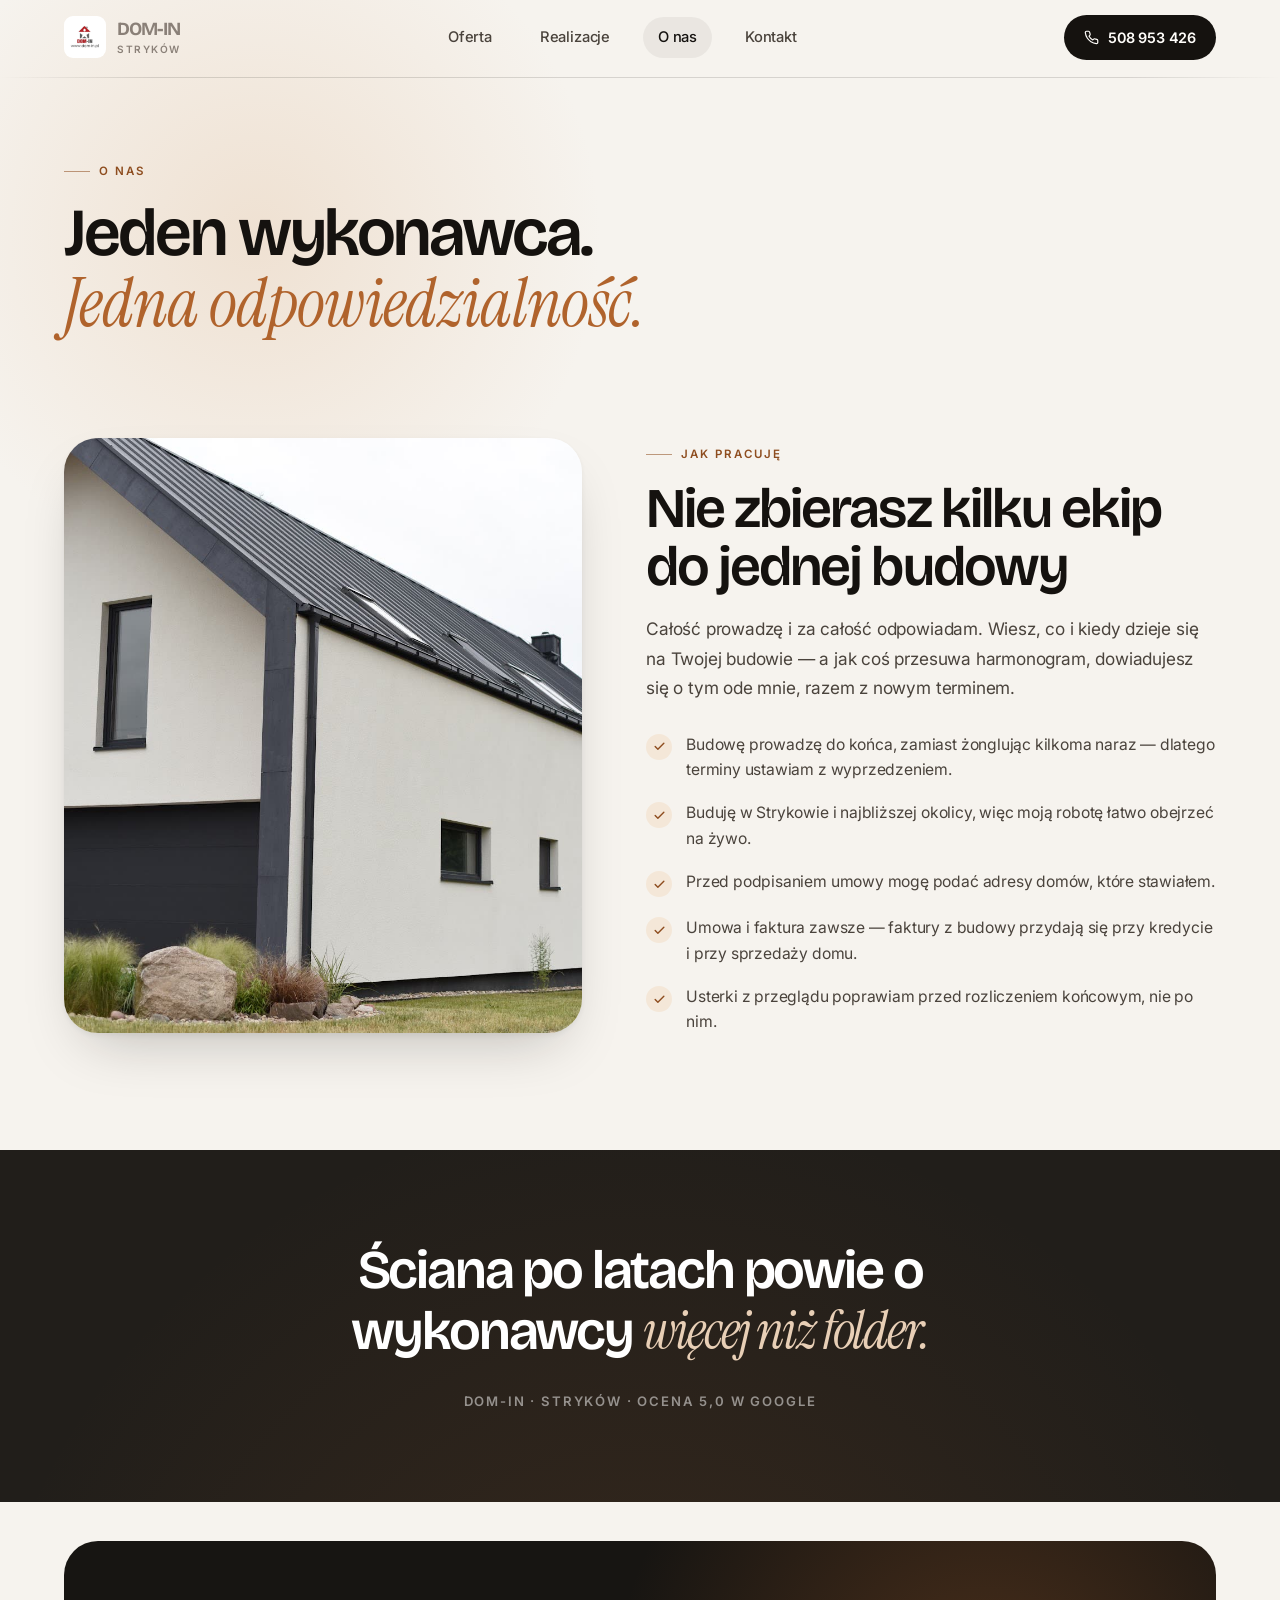
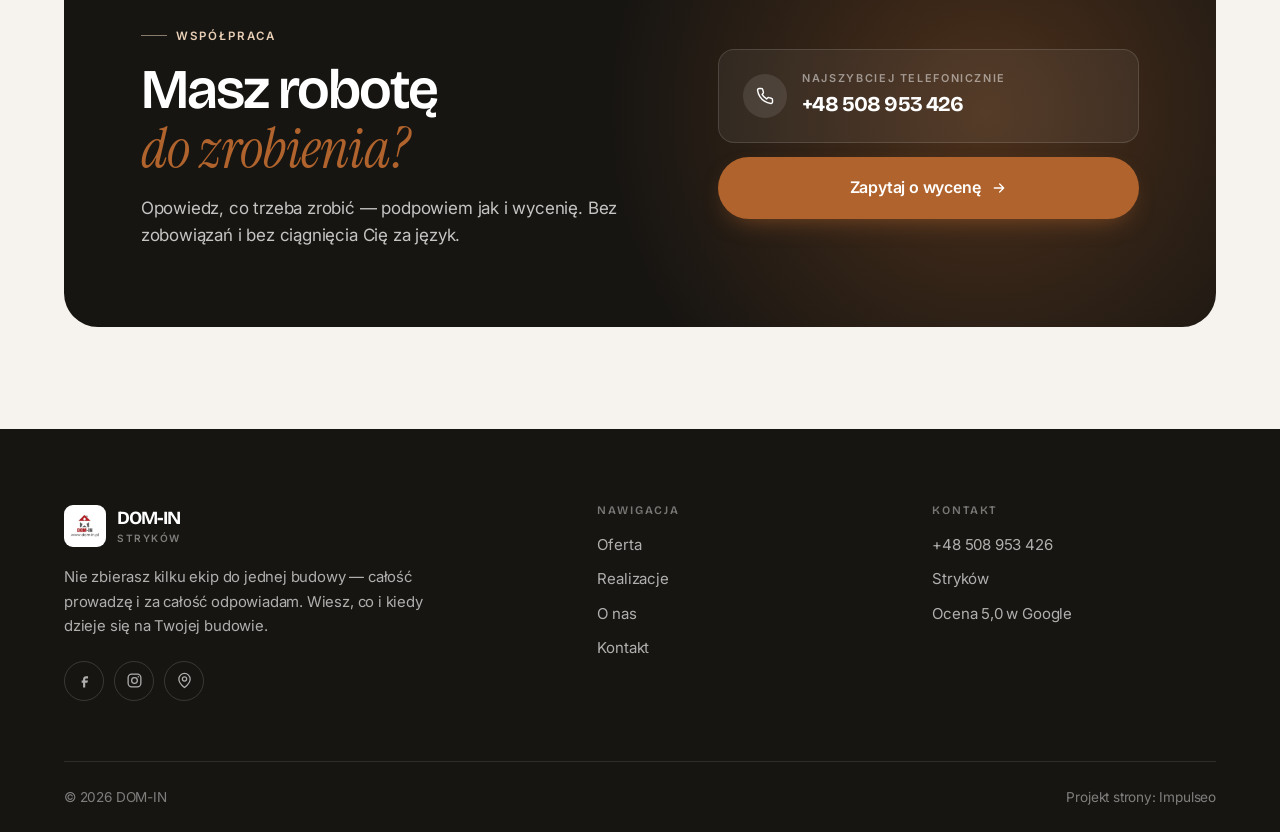
<file: o-nas.html>
<!DOCTYPE html>
<html lang="pl">
<head>
<meta name="robots" content="noindex, nofollow">
<meta charset="utf-8">
<meta name="viewport" content="width=device-width,initial-scale=1">
<title>O nas — jeden wykonawca od wykopu po klucz | DOM-IN Stryków</title>
<meta name="description" content="DOM-IN ze Strykowa. Jeden wykonawca prowadzi całą budowę i za całość odpowiada. Ocena 5,0 w Google. Adresy zbudowanych domów podajemy przed podpisaniem umowy.">
<meta name="theme-color" content="#F6F3EE">
<link rel="icon" href="img/logo.jpg">
<meta property="og:type" content="website">
<meta property="og:title" content="O nas — jeden wykonawca od wykopu po klucz | DOM-IN Stryków">
<meta property="og:description" content="DOM-IN ze Strykowa. Jeden wykonawca prowadzi całą budowę i za całość odpowiada. Ocena 5,0 w Google. Adresy zbudowanych domów podajemy przed podpisaniem umowy.">
<meta property="og:image" content="img/og.jpg">
<meta property="og:locale" content="pl_PL">
<link rel="preconnect" href="https://fonts.googleapis.com">
<link rel="preconnect" href="https://fonts.gstatic.com" crossorigin>
<link href="https://fonts.googleapis.com/css2?family=Bricolage+Grotesque:opsz,wght@12..96,400..800&family=Inter:wght@400;500;600;700&family=Instrument+Serif:ital@0;1&display=swap" rel="stylesheet">
<link rel="stylesheet" href="assets/app.css">
</head>
<body>

<!-- ============ NAV ============ -->
<header class="nav">
  <div class="wrap nav-in">
    <a class="brand" href="index.html" aria-label="DOM-IN — strona główna">
      <img src="img/logo.jpg" alt="Logo DOM-IN">
      <span><b>DOM-IN</b><span>Stryków</span></span>
    </a>

    <nav class="nav-links" aria-label="Menu główne">
      <a href="oferta.html">Oferta</a>
      <a href="realizacje.html">Realizacje</a>
      <a href="o-nas.html" aria-current="page">O nas</a>
      <a href="kontakt.html">Kontakt</a>
    </nav>

    <div class="nav-cta">
      <a class="nav-tel" href="tel:+48508953426">
        <svg width="15" height="15" viewBox="0 0 24 24" fill="none" stroke="currentColor" stroke-width="1.9" stroke-linecap="round" stroke-linejoin="round"><path d="M22 16.9v3a2 2 0 0 1-2.2 2 19.8 19.8 0 0 1-8.6-3.1 19.5 19.5 0 0 1-6-6A19.8 19.8 0 0 1 2.1 4.2 2 2 0 0 1 4.1 2h3a2 2 0 0 1 2 1.7c.1 1 .4 1.9.7 2.8a2 2 0 0 1-.5 2.1L8.1 9.9a16 16 0 0 0 6 6l1.3-1.3a2 2 0 0 1 2.1-.4c.9.3 1.8.6 2.8.7a2 2 0 0 1 1.7 2Z"/></svg>
        508 953 426
      </a>
      <button class="burger" aria-label="Menu" aria-expanded="false"><i></i><i></i><i></i></button>
    </div>
  </div>
</header>

<div class="drawer">
  <a href="oferta.html">Oferta</a>
  <a href="realizacje.html">Realizacje</a>
  <a href="o-nas.html" aria-current="page">O nas</a>
  <a href="kontakt.html">Kontakt</a>
  <a class="btn btn-1 btn-lg" href="tel:+48508953426">Zadzwoń +48 508 953 426</a>
</div>

<main>

<section class="phead">
  <div class="wrap">
    <span class="eyebrow fx">O nas</span>
    <h1 class="fx fx-d1">Jeden wykonawca.<br><em class="ser">Jedna odpowiedzialność.</em></h1>
  </div>
</section>

<section class="sec" style="padding-top:clamp(16px,2vw,32px)">
  <div class="wrap about-grid">
    <div class="about-shot fx">
      <img src="img/about.jpg" alt="Dom jednorodzinny wybudowany przez DOM-IN" loading="lazy">
    </div>
    <div class="fx fx-d1">
      <span class="eyebrow">Jak pracuję</span>
      <h2 style="margin:16px 0 18px">Nie zbierasz kilku ekip<br>do jednej budowy</h2>
      <p class="lead">Całość prowadzę i za całość odpowiadam. Wiesz, co i kiedy dzieje się na Twojej budowie — a jak coś przesuwa harmonogram, dowiadujesz się o tym ode mnie, razem z nowym terminem.</p>
      <ul class="about-list">
        <li><span class="tick"><svg width="13" height="13" viewBox="0 0 24 24" fill="none" stroke="currentColor" stroke-width="2.6" stroke-linecap="round" stroke-linejoin="round"><path d="M20 6L9 17l-5-5"/></svg></span><span>Budowę prowadzę do końca, zamiast żonglując kilkoma naraz — dlatego terminy ustawiam z wyprzedzeniem.</span></li>
        <li><span class="tick"><svg width="13" height="13" viewBox="0 0 24 24" fill="none" stroke="currentColor" stroke-width="2.6" stroke-linecap="round" stroke-linejoin="round"><path d="M20 6L9 17l-5-5"/></svg></span><span>Buduję w Strykowie i najbliższej okolicy, więc moją robotę łatwo obejrzeć na żywo.</span></li>
        <li><span class="tick"><svg width="13" height="13" viewBox="0 0 24 24" fill="none" stroke="currentColor" stroke-width="2.6" stroke-linecap="round" stroke-linejoin="round"><path d="M20 6L9 17l-5-5"/></svg></span><span>Przed podpisaniem umowy mogę podać adresy domów, które stawiałem.</span></li>
        <li><span class="tick"><svg width="13" height="13" viewBox="0 0 24 24" fill="none" stroke="currentColor" stroke-width="2.6" stroke-linecap="round" stroke-linejoin="round"><path d="M20 6L9 17l-5-5"/></svg></span><span>Umowa i faktura zawsze — faktury z budowy przydają się przy kredycie i przy sprzedaży domu.</span></li>
        <li><span class="tick"><svg width="13" height="13" viewBox="0 0 24 24" fill="none" stroke="currentColor" stroke-width="2.6" stroke-linecap="round" stroke-linejoin="round"><path d="M20 6L9 17l-5-5"/></svg></span><span>Usterki z przeglądu poprawiam przed rozliczeniem końcowym, nie po nim.</span></li>
      </ul>
    </div>
  </div>
</section>

<section class="sec quote" style="padding-block:clamp(56px,7vw,96px)">
  <div class="wrap quote-in rv">
    <p>Ściana po latach powie o wykonawcy <em>więcej niż folder.</em></p>
    <div class="quote-sig">DOM-IN · Stryków · ocena 5,0 w Google</div>
  </div>
</section>

<section class="cta">
  <div class="wrap">
    <div class="cta-box rv">
      <div>
        <span class="eyebrow">Współpraca</span>
        <h2>Masz robotę<br><em class="ser">do zrobienia?</em></h2>
        <p>Opowiedz, co trzeba zrobić — podpowiem jak i wycenię. Bez zobowiązań i bez ciągnięcia Cię za język.</p>
      </div>
      <div class="cta-act">
        <a class="cta-tel" href="tel:+48508953426">
          <span style="width:44px;height:44px;border-radius:50%;display:grid;place-items:center;background:rgba(255,255,255,.1);flex-shrink:0"><svg width="18" height="18" viewBox="0 0 24 24" fill="none" stroke="currentColor" stroke-width="1.9" stroke-linecap="round" stroke-linejoin="round"><path d="M22 16.9v3a2 2 0 0 1-2.2 2 19.8 19.8 0 0 1-8.6-3.1 19.5 19.5 0 0 1-6-6A19.8 19.8 0 0 1 2.1 4.2 2 2 0 0 1 4.1 2h3a2 2 0 0 1 2 1.7c.1 1 .4 1.9.7 2.8a2 2 0 0 1-.5 2.1L8.1 9.9a16 16 0 0 0 6 6l1.3-1.3a2 2 0 0 1 2.1-.4c.9.3 1.8.6 2.8.7a2 2 0 0 1 1.7 2Z"/></svg></span>
          <span><small>Najszybciej telefonicznie</small><b>+48 508 953 426</b></span>
        </a>
        <a class="btn btn-w btn-lg" href="kontakt.html">Zapytaj o wycenę <svg width="16" height="16" viewBox="0 0 24 24" fill="none" stroke="currentColor" stroke-width="2" stroke-linecap="round" stroke-linejoin="round"><path d="M5 12h14M13 6l6 6-6 6"/></svg></a>
      </div>
    </div>
  </div>
</section>

</main>

<!-- ============ STOPKA ============ -->
<footer class="foot">
  <div class="wrap">
    <div class="foot-grid">
      <div>
        <a class="brand" href="index.html">
          <img src="img/logo.jpg" alt="Logo DOM-IN">
          <span><b>DOM-IN</b><span>Stryków</span></span>
        </a>
        <p>Nie zbierasz kilku ekip do jednej budowy — całość prowadzę i za całość odpowiadam. Wiesz, co i kiedy dzieje się na Twojej budowie.</p>
        <div class="foot-soc">
          <a href="https://www.facebook.com/p/Dom-in-Dla-Twojego-domu-100057239088914/" target="_blank" rel="noopener" aria-label="Facebook">
            <svg width="17" height="17" viewBox="0 0 24 24" fill="currentColor"><path d="M14 9h3V6h-3c-2.2 0-4 1.8-4 4v2H8v3h2v7h3v-7h3l1-3h-4v-2c0-.6.4-1 1-1Z"/></svg>
          </a>
          <a href="https://www.instagram.com/dom_in_wood" target="_blank" rel="noopener" aria-label="Instagram">
            <svg width="17" height="17" viewBox="0 0 24 24" fill="none" stroke="currentColor" stroke-width="1.8"><rect x="3" y="3" width="18" height="18" rx="5"/><circle cx="12" cy="12" r="4"/><circle cx="17.4" cy="6.6" r="1" fill="currentColor" stroke="none"/></svg>
          </a>
          <a href="https://www.google.com/maps?cid=10128578905079462561" target="_blank" rel="noopener" aria-label="Wizytówka Google">
            <svg width="17" height="17" viewBox="0 0 24 24" fill="none" stroke="currentColor" stroke-width="1.8" stroke-linecap="round" stroke-linejoin="round"><path d="M20 10c0 6-8 12-8 12s-8-6-8-12a8 8 0 0 1 16 0Z"/><circle cx="12" cy="10" r="3"/></svg>
          </a>
        </div>
      </div>

      <div>
        <h4>Nawigacja</h4>
        <ul>
          <li><a href="oferta.html">Oferta</a></li>
          <li><a href="realizacje.html">Realizacje</a></li>
          <li><a href="o-nas.html">O nas</a></li>
          <li><a href="kontakt.html">Kontakt</a></li>
        </ul>
      </div>

      <div>
        <h4>Kontakt</h4>
        <ul>
          <li><a href="tel:+48508953426">+48 508 953 426</a></li>
          <li>Stryków</li>
          <li>Ocena 5,0 w Google</li>
        </ul>
      </div>
    </div>

    <div class="foot-bot">
      <span>© 2026 DOM-IN</span>
      <span>Projekt strony: <a href="#">Impulseo</a></span>
    </div>
  </div>
</footer>

<!-- ============ MOBILE BAR ============ -->
<div class="mbar">
  <a class="btn btn-2" href="kontakt.html">Wycena</a>
  <a class="btn btn-1" href="tel:+48508953426">
    <svg width="15" height="15" viewBox="0 0 24 24" fill="none" stroke="currentColor" stroke-width="1.9" stroke-linecap="round" stroke-linejoin="round"><path d="M22 16.9v3a2 2 0 0 1-2.2 2 19.8 19.8 0 0 1-8.6-3.1 19.5 19.5 0 0 1-6-6A19.8 19.8 0 0 1 2.1 4.2 2 2 0 0 1 4.1 2h3a2 2 0 0 1 2 1.7c.1 1 .4 1.9.7 2.8a2 2 0 0 1-.5 2.1L8.1 9.9a16 16 0 0 0 6 6l1.3-1.3a2 2 0 0 1 2.1-.4c.9.3 1.8.6 2.8.7a2 2 0 0 1 1.7 2Z"/></svg>
    Zadzwoń
  </a>
</div>


<div class="mbar">
  <a class="btn btn-2" href="kontakt.html">Wycena</a>
  <a class="btn btn-1" href="tel:+48508953426"><svg width="15" height="15" viewBox="0 0 24 24" fill="none" stroke="currentColor" stroke-width="1.9" stroke-linecap="round" stroke-linejoin="round"><path d="M22 16.9v3a2 2 0 0 1-2.2 2 19.8 19.8 0 0 1-8.6-3.1 19.5 19.5 0 0 1-6-6A19.8 19.8 0 0 1 2.1 4.2 2 2 0 0 1 4.1 2h3a2 2 0 0 1 2 1.7c.1 1 .4 1.9.7 2.8a2 2 0 0 1-.5 2.1L8.1 9.9a16 16 0 0 0 6 6l1.3-1.3a2 2 0 0 1 2.1-.4c.9.3 1.8.6 2.8.7a2 2 0 0 1 1.7 2Z"/></svg> Zadzwoń</a>
</div>

<script src="assets/app.js" defer></script>
</body>
</html>
</file>
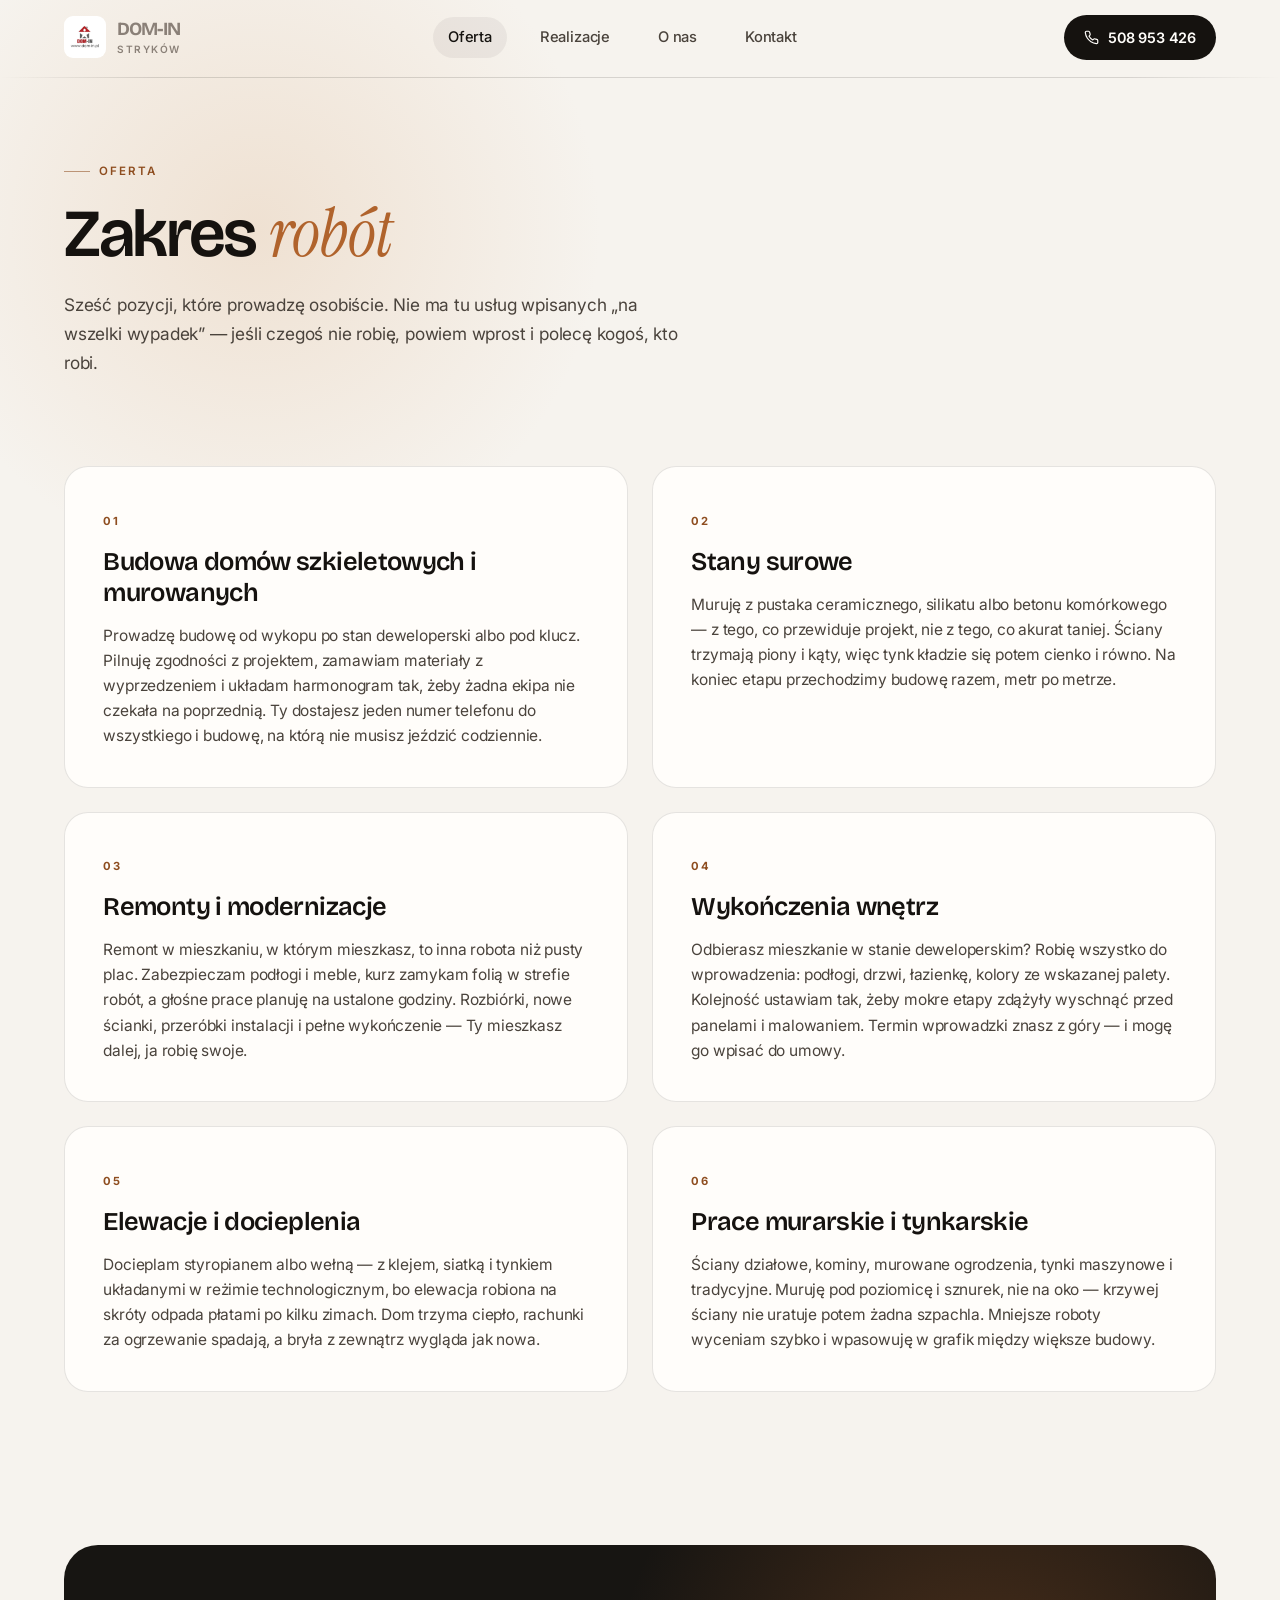
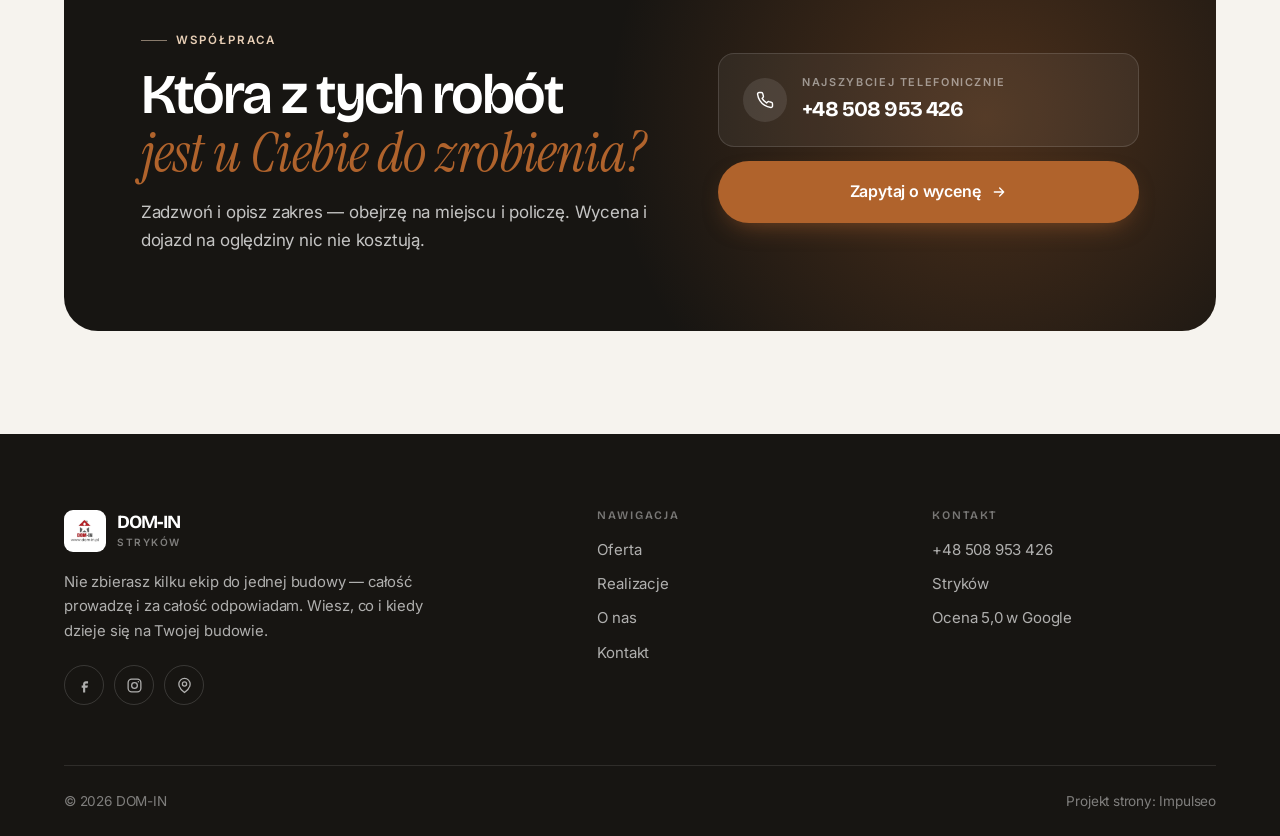
<file: oferta.html>
<!DOCTYPE html>
<html lang="pl">
<head>
<meta name="robots" content="noindex, nofollow">
<meta charset="utf-8">
<meta name="viewport" content="width=device-width,initial-scale=1">
<title>Oferta — budowa domów, stany surowe, remonty | DOM-IN Stryków</title>
<meta name="description" content="Zakres robót DOM-IN: budowa domów szkieletowych i murowanych, stany surowe, remonty, wykończenia wnętrz, elewacje i docieplenia. Stryków i okolice.">
<meta name="theme-color" content="#F6F3EE">
<link rel="icon" href="img/logo.jpg">
<meta property="og:type" content="website">
<meta property="og:title" content="Oferta — budowa domów, stany surowe, remonty | DOM-IN Stryków">
<meta property="og:description" content="Zakres robót DOM-IN: budowa domów szkieletowych i murowanych, stany surowe, remonty, wykończenia wnętrz, elewacje i docieplenia. Stryków i okolice.">
<meta property="og:image" content="img/og.jpg">
<meta property="og:locale" content="pl_PL">
<link rel="preconnect" href="https://fonts.googleapis.com">
<link rel="preconnect" href="https://fonts.gstatic.com" crossorigin>
<link href="https://fonts.googleapis.com/css2?family=Bricolage+Grotesque:opsz,wght@12..96,400..800&family=Inter:wght@400;500;600;700&family=Instrument+Serif:ital@0;1&display=swap" rel="stylesheet">
<link rel="stylesheet" href="assets/app.css">
</head>
<body>

<!-- ============ NAV ============ -->
<header class="nav">
  <div class="wrap nav-in">
    <a class="brand" href="index.html" aria-label="DOM-IN — strona główna">
      <img src="img/logo.jpg" alt="Logo DOM-IN">
      <span><b>DOM-IN</b><span>Stryków</span></span>
    </a>

    <nav class="nav-links" aria-label="Menu główne">
      <a href="oferta.html" aria-current="page">Oferta</a>
      <a href="realizacje.html">Realizacje</a>
      <a href="o-nas.html">O nas</a>
      <a href="kontakt.html">Kontakt</a>
    </nav>

    <div class="nav-cta">
      <a class="nav-tel" href="tel:+48508953426">
        <svg width="15" height="15" viewBox="0 0 24 24" fill="none" stroke="currentColor" stroke-width="1.9" stroke-linecap="round" stroke-linejoin="round"><path d="M22 16.9v3a2 2 0 0 1-2.2 2 19.8 19.8 0 0 1-8.6-3.1 19.5 19.5 0 0 1-6-6A19.8 19.8 0 0 1 2.1 4.2 2 2 0 0 1 4.1 2h3a2 2 0 0 1 2 1.7c.1 1 .4 1.9.7 2.8a2 2 0 0 1-.5 2.1L8.1 9.9a16 16 0 0 0 6 6l1.3-1.3a2 2 0 0 1 2.1-.4c.9.3 1.8.6 2.8.7a2 2 0 0 1 1.7 2Z"/></svg>
        508 953 426
      </a>
      <button class="burger" aria-label="Menu" aria-expanded="false"><i></i><i></i><i></i></button>
    </div>
  </div>
</header>

<div class="drawer">
  <a href="oferta.html" aria-current="page">Oferta</a>
  <a href="realizacje.html">Realizacje</a>
  <a href="o-nas.html">O nas</a>
  <a href="kontakt.html">Kontakt</a>
  <a class="btn btn-1 btn-lg" href="tel:+48508953426">Zadzwoń +48 508 953 426</a>
</div>

<main>

<section class="phead">
  <div class="wrap">
    <span class="eyebrow fx">Oferta</span>
    <h1 class="fx fx-d1">Zakres <em class="ser">robót</em></h1>
    <p class="lead fx fx-d2">Sześć pozycji, które prowadzę osobiście. Nie ma tu usług wpisanych „na wszelki wypadek” — jeśli czegoś nie robię, powiem wprost i polecę kogoś, kto robi.</p>
  </div>
</section>

<section class="sec" style="padding-top:clamp(20px,3vw,40px)">
  <div class="wrap">
    <div class="srv">
      <div class="srv-item fx"><span class="card-n">01</span>
        <h3>Budowa domów szkieletowych i murowanych</h3>
        <p>Prowadzę budowę od wykopu po stan deweloperski albo pod klucz. Pilnuję zgodności z projektem, zamawiam materiały z wyprzedzeniem i układam harmonogram tak, żeby żadna ekipa nie czekała na poprzednią. Ty dostajesz jeden numer telefonu do wszystkiego i budowę, na którą nie musisz jeździć codziennie.</p>
      </div>
      <div class="srv-item fx"><span class="card-n">02</span>
        <h3>Stany surowe</h3>
        <p>Muruję z pustaka ceramicznego, silikatu albo betonu komórkowego — z tego, co przewiduje projekt, nie z tego, co akurat taniej. Ściany trzymają piony i kąty, więc tynk kładzie się potem cienko i równo. Na koniec etapu przechodzimy budowę razem, metr po metrze.</p>
      </div>
      <div class="srv-item fx"><span class="card-n">03</span>
        <h3>Remonty i modernizacje</h3>
        <p>Remont w mieszkaniu, w którym mieszkasz, to inna robota niż pusty plac. Zabezpieczam podłogi i meble, kurz zamykam folią w strefie robót, a głośne prace planuję na ustalone godziny. Rozbiórki, nowe ścianki, przeróbki instalacji i pełne wykończenie — Ty mieszkasz dalej, ja robię swoje.</p>
      </div>
      <div class="srv-item fx"><span class="card-n">04</span>
        <h3>Wykończenia wnętrz</h3>
        <p>Odbierasz mieszkanie w stanie deweloperskim? Robię wszystko do wprowadzenia: podłogi, drzwi, łazienkę, kolory ze wskazanej palety. Kolejność ustawiam tak, żeby mokre etapy zdążyły wyschnąć przed panelami i malowaniem. Termin wprowadzki znasz z góry — i mogę go wpisać do umowy.</p>
      </div>
      <div class="srv-item fx"><span class="card-n">05</span>
        <h3>Elewacje i docieplenia</h3>
        <p>Docieplam styropianem albo wełną — z klejem, siatką i tynkiem układanymi w reżimie technologicznym, bo elewacja robiona na skróty odpada płatami po kilku zimach. Dom trzyma ciepło, rachunki za ogrzewanie spadają, a bryła z zewnątrz wygląda jak nowa.</p>
      </div>
      <div class="srv-item fx"><span class="card-n">06</span>
        <h3>Prace murarskie i tynkarskie</h3>
        <p>Ściany działowe, kominy, murowane ogrodzenia, tynki maszynowe i tradycyjne. Muruję pod poziomicę i sznurek, nie na oko — krzywej ściany nie uratuje potem żadna szpachla. Mniejsze roboty wyceniam szybko i wpasowuję w grafik między większe budowy.</p>
      </div>
    </div>
  </div>
</section>

<section class="cta">
  <div class="wrap">
    <div class="cta-box rv">
      <div>
        <span class="eyebrow">Współpraca</span>
        <h2>Która z tych robót<br><em class="ser">jest u Ciebie do zrobienia?</em></h2>
        <p>Zadzwoń i opisz zakres — obejrzę na miejscu i policzę. Wycena i dojazd na oględziny nic nie kosztują.</p>
      </div>
      <div class="cta-act">
        <a class="cta-tel" href="tel:+48508953426">
          <span style="width:44px;height:44px;border-radius:50%;display:grid;place-items:center;background:rgba(255,255,255,.1);flex-shrink:0"><svg width="18" height="18" viewBox="0 0 24 24" fill="none" stroke="currentColor" stroke-width="1.9" stroke-linecap="round" stroke-linejoin="round"><path d="M22 16.9v3a2 2 0 0 1-2.2 2 19.8 19.8 0 0 1-8.6-3.1 19.5 19.5 0 0 1-6-6A19.8 19.8 0 0 1 2.1 4.2 2 2 0 0 1 4.1 2h3a2 2 0 0 1 2 1.7c.1 1 .4 1.9.7 2.8a2 2 0 0 1-.5 2.1L8.1 9.9a16 16 0 0 0 6 6l1.3-1.3a2 2 0 0 1 2.1-.4c.9.3 1.8.6 2.8.7a2 2 0 0 1 1.7 2Z"/></svg></span>
          <span><small>Najszybciej telefonicznie</small><b>+48 508 953 426</b></span>
        </a>
        <a class="btn btn-w btn-lg" href="kontakt.html">Zapytaj o wycenę <svg width="16" height="16" viewBox="0 0 24 24" fill="none" stroke="currentColor" stroke-width="2" stroke-linecap="round" stroke-linejoin="round"><path d="M5 12h14M13 6l6 6-6 6"/></svg></a>
      </div>
    </div>
  </div>
</section>

</main>

<!-- ============ STOPKA ============ -->
<footer class="foot">
  <div class="wrap">
    <div class="foot-grid">
      <div>
        <a class="brand" href="index.html">
          <img src="img/logo.jpg" alt="Logo DOM-IN">
          <span><b>DOM-IN</b><span>Stryków</span></span>
        </a>
        <p>Nie zbierasz kilku ekip do jednej budowy — całość prowadzę i za całość odpowiadam. Wiesz, co i kiedy dzieje się na Twojej budowie.</p>
        <div class="foot-soc">
          <a href="https://www.facebook.com/p/Dom-in-Dla-Twojego-domu-100057239088914/" target="_blank" rel="noopener" aria-label="Facebook">
            <svg width="17" height="17" viewBox="0 0 24 24" fill="currentColor"><path d="M14 9h3V6h-3c-2.2 0-4 1.8-4 4v2H8v3h2v7h3v-7h3l1-3h-4v-2c0-.6.4-1 1-1Z"/></svg>
          </a>
          <a href="https://www.instagram.com/dom_in_wood" target="_blank" rel="noopener" aria-label="Instagram">
            <svg width="17" height="17" viewBox="0 0 24 24" fill="none" stroke="currentColor" stroke-width="1.8"><rect x="3" y="3" width="18" height="18" rx="5"/><circle cx="12" cy="12" r="4"/><circle cx="17.4" cy="6.6" r="1" fill="currentColor" stroke="none"/></svg>
          </a>
          <a href="https://www.google.com/maps?cid=10128578905079462561" target="_blank" rel="noopener" aria-label="Wizytówka Google">
            <svg width="17" height="17" viewBox="0 0 24 24" fill="none" stroke="currentColor" stroke-width="1.8" stroke-linecap="round" stroke-linejoin="round"><path d="M20 10c0 6-8 12-8 12s-8-6-8-12a8 8 0 0 1 16 0Z"/><circle cx="12" cy="10" r="3"/></svg>
          </a>
        </div>
      </div>

      <div>
        <h4>Nawigacja</h4>
        <ul>
          <li><a href="oferta.html">Oferta</a></li>
          <li><a href="realizacje.html">Realizacje</a></li>
          <li><a href="o-nas.html">O nas</a></li>
          <li><a href="kontakt.html">Kontakt</a></li>
        </ul>
      </div>

      <div>
        <h4>Kontakt</h4>
        <ul>
          <li><a href="tel:+48508953426">+48 508 953 426</a></li>
          <li>Stryków</li>
          <li>Ocena 5,0 w Google</li>
        </ul>
      </div>
    </div>

    <div class="foot-bot">
      <span>© 2026 DOM-IN</span>
      <span>Projekt strony: <a href="#">Impulseo</a></span>
    </div>
  </div>
</footer>

<!-- ============ MOBILE BAR ============ -->
<div class="mbar">
  <a class="btn btn-2" href="kontakt.html">Wycena</a>
  <a class="btn btn-1" href="tel:+48508953426">
    <svg width="15" height="15" viewBox="0 0 24 24" fill="none" stroke="currentColor" stroke-width="1.9" stroke-linecap="round" stroke-linejoin="round"><path d="M22 16.9v3a2 2 0 0 1-2.2 2 19.8 19.8 0 0 1-8.6-3.1 19.5 19.5 0 0 1-6-6A19.8 19.8 0 0 1 2.1 4.2 2 2 0 0 1 4.1 2h3a2 2 0 0 1 2 1.7c.1 1 .4 1.9.7 2.8a2 2 0 0 1-.5 2.1L8.1 9.9a16 16 0 0 0 6 6l1.3-1.3a2 2 0 0 1 2.1-.4c.9.3 1.8.6 2.8.7a2 2 0 0 1 1.7 2Z"/></svg>
    Zadzwoń
  </a>
</div>


<div class="mbar">
  <a class="btn btn-2" href="kontakt.html">Wycena</a>
  <a class="btn btn-1" href="tel:+48508953426"><svg width="15" height="15" viewBox="0 0 24 24" fill="none" stroke="currentColor" stroke-width="1.9" stroke-linecap="round" stroke-linejoin="round"><path d="M22 16.9v3a2 2 0 0 1-2.2 2 19.8 19.8 0 0 1-8.6-3.1 19.5 19.5 0 0 1-6-6A19.8 19.8 0 0 1 2.1 4.2 2 2 0 0 1 4.1 2h3a2 2 0 0 1 2 1.7c.1 1 .4 1.9.7 2.8a2 2 0 0 1-.5 2.1L8.1 9.9a16 16 0 0 0 6 6l1.3-1.3a2 2 0 0 1 2.1-.4c.9.3 1.8.6 2.8.7a2 2 0 0 1 1.7 2Z"/></svg> Zadzwoń</a>
</div>

<script src="assets/app.js" defer></script>
</body>
</html>
</file>
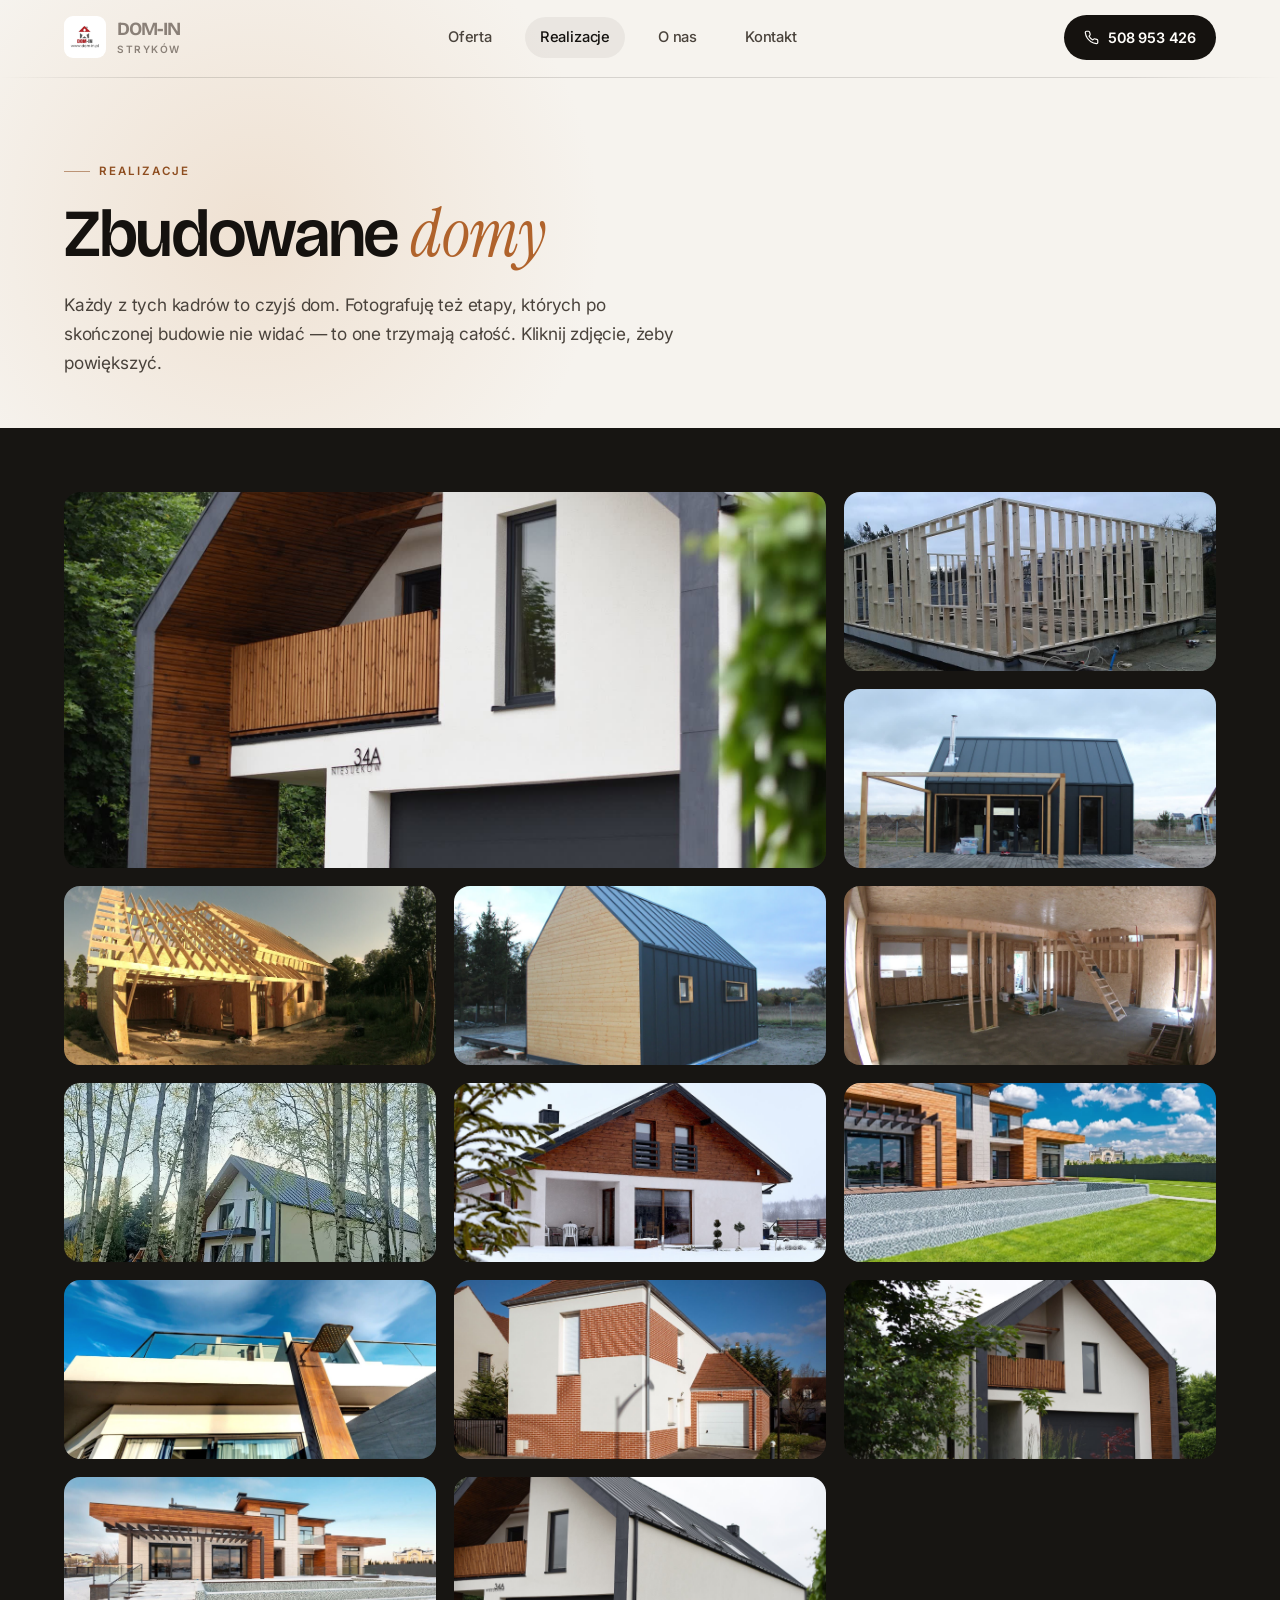
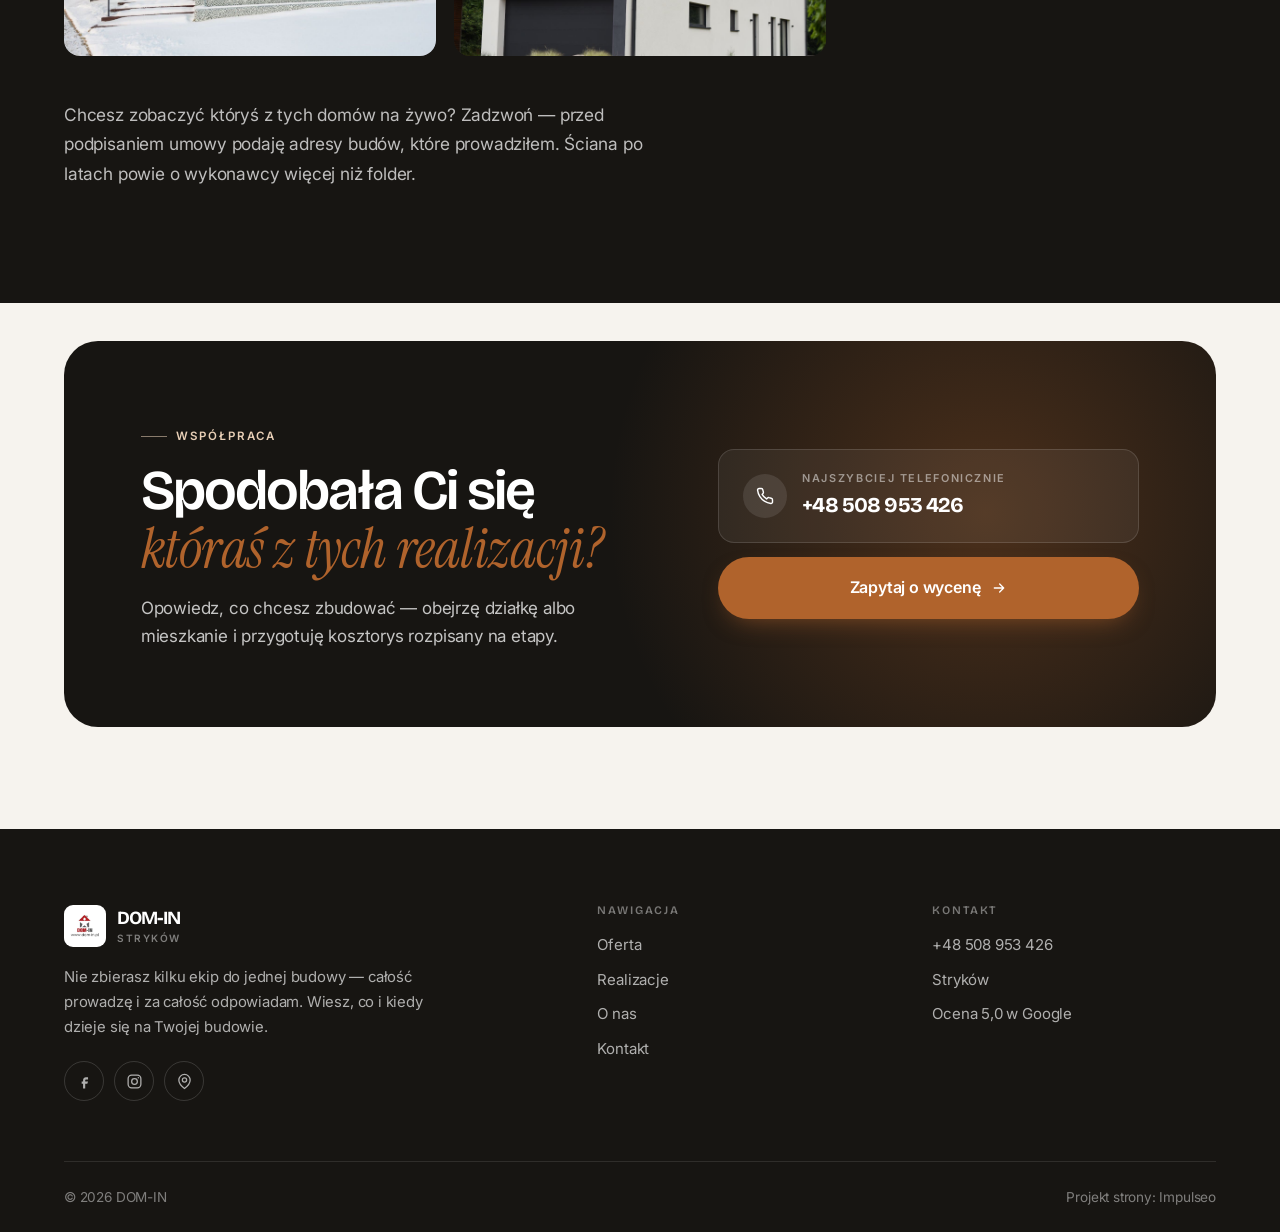
<file: realizacje.html>
<!DOCTYPE html>
<html lang="pl">
<head>
<meta name="robots" content="noindex, nofollow">
<meta charset="utf-8">
<meta name="viewport" content="width=device-width,initial-scale=1">
<title>Realizacje — zbudowane domy i budowy w toku | DOM-IN Stryków</title>
<meta name="description" content="Galeria realizacji DOM-IN: domy szkieletowe i murowane, więźby dachowe, elewacje. Zdjęcia z gotowych domów i z etapów, których po budowie nie widać.">
<meta name="theme-color" content="#F6F3EE">
<link rel="icon" href="img/logo.jpg">
<meta property="og:type" content="website">
<meta property="og:title" content="Realizacje — zbudowane domy i budowy w toku | DOM-IN Stryków">
<meta property="og:description" content="Galeria realizacji DOM-IN: domy szkieletowe i murowane, więźby dachowe, elewacje. Zdjęcia z gotowych domów i z etapów, których po budowie nie widać.">
<meta property="og:image" content="img/og.jpg">
<meta property="og:locale" content="pl_PL">
<link rel="preconnect" href="https://fonts.googleapis.com">
<link rel="preconnect" href="https://fonts.gstatic.com" crossorigin>
<link href="https://fonts.googleapis.com/css2?family=Bricolage+Grotesque:opsz,wght@12..96,400..800&family=Inter:wght@400;500;600;700&family=Instrument+Serif:ital@0;1&display=swap" rel="stylesheet">
<link rel="stylesheet" href="assets/app.css">
</head>
<body>

<!-- ============ NAV ============ -->
<header class="nav">
  <div class="wrap nav-in">
    <a class="brand" href="index.html" aria-label="DOM-IN — strona główna">
      <img src="img/logo.jpg" alt="Logo DOM-IN">
      <span><b>DOM-IN</b><span>Stryków</span></span>
    </a>

    <nav class="nav-links" aria-label="Menu główne">
      <a href="oferta.html">Oferta</a>
      <a href="realizacje.html" aria-current="page">Realizacje</a>
      <a href="o-nas.html">O nas</a>
      <a href="kontakt.html">Kontakt</a>
    </nav>

    <div class="nav-cta">
      <a class="nav-tel" href="tel:+48508953426">
        <svg width="15" height="15" viewBox="0 0 24 24" fill="none" stroke="currentColor" stroke-width="1.9" stroke-linecap="round" stroke-linejoin="round"><path d="M22 16.9v3a2 2 0 0 1-2.2 2 19.8 19.8 0 0 1-8.6-3.1 19.5 19.5 0 0 1-6-6A19.8 19.8 0 0 1 2.1 4.2 2 2 0 0 1 4.1 2h3a2 2 0 0 1 2 1.7c.1 1 .4 1.9.7 2.8a2 2 0 0 1-.5 2.1L8.1 9.9a16 16 0 0 0 6 6l1.3-1.3a2 2 0 0 1 2.1-.4c.9.3 1.8.6 2.8.7a2 2 0 0 1 1.7 2Z"/></svg>
        508 953 426
      </a>
      <button class="burger" aria-label="Menu" aria-expanded="false"><i></i><i></i><i></i></button>
    </div>
  </div>
</header>

<div class="drawer">
  <a href="oferta.html">Oferta</a>
  <a href="realizacje.html" aria-current="page">Realizacje</a>
  <a href="o-nas.html">O nas</a>
  <a href="kontakt.html">Kontakt</a>
  <a class="btn btn-1 btn-lg" href="tel:+48508953426">Zadzwoń +48 508 953 426</a>
</div>

<main>

<section class="phead">
  <div class="wrap">
    <span class="eyebrow fx">Realizacje</span>
    <h1 class="fx fx-d1">Zbudowane <em class="ser">domy</em></h1>
    <p class="lead fx fx-d2">Każdy z tych kadrów to czyjś dom. Fotografuję też etapy, których po skończonej budowie nie widać — to one trzymają całość. Kliknij zdjęcie, żeby powiększyć.</p>
  </div>
</section>

<section class="sec dark" style="padding-top:clamp(40px,5vw,70px)">
  <div class="wrap">
    <div class="gal fx">
      <figure><img src="img/g1.jpg" alt="Dom jednorodzinny z elewacją drewnianą" loading="lazy"><figcaption>Dom jednorodzinny — elewacja z drewnem</figcaption></figure>
      <figure><img src="img/g6.jpg" alt="Konstrukcja ścian szkieletowych na płycie fundamentowej" loading="lazy"><figcaption>Konstrukcja ścian szkieletowych</figcaption></figure>
      <figure><img src="img/g5.jpg" alt="Nowoczesna bryła domu z tarasem" loading="lazy"><figcaption>Bryła z tarasem i przeszkleniami</figcaption></figure>
      <figure><img src="img/g3.jpg" alt="Więźba dachowa domu szkieletowego" loading="lazy"><figcaption>Więźba dachowa</figcaption></figure>
      <figure><img src="img/g2.jpg" alt="Dom szkieletowy w trakcie montażu elewacji" loading="lazy"><figcaption>Montaż elewacji</figcaption></figure>
      <figure><img src="img/g7.jpg" alt="Wnętrze domu na etapie konstrukcji" loading="lazy"><figcaption>Wnętrze na etapie konstrukcji</figcaption></figure>
      <figure><img src="img/g4.jpg" alt="Dom całoroczny wśród brzóz" loading="lazy"><figcaption>Dom całoroczny wśród drzew</figcaption></figure>
      <figure><img src="img/g8.jpg" alt="Elewacja drewniana zimą" loading="lazy"><figcaption>Elewacja drewniana zimą</figcaption></figure>
      <figure><img src="img/g10.jpg" alt="Dom z poddaszem użytkowym" loading="lazy"><figcaption>Dom z poddaszem użytkowym</figcaption></figure>
      <figure><img src="img/g9.jpg" alt="Detal tarasu i szklanej balustrady" loading="lazy"><figcaption>Detal tarasu i balustrady</figcaption></figure>
      <figure><img src="img/g11.jpg" alt="Dom z garażem wpisanym w bryłę" loading="lazy"><figcaption>Garaż wpisany w bryłę</figcaption></figure>
      <figure><img src="img/hero.jpg" alt="Dom jednorodzinny z drewnianą elewacją i garażem" loading="lazy"><figcaption>Dom jednorodzinny — bryła z garażem</figcaption></figure>
      <figure><img src="img/g12.jpg" alt="Dom z pergolą i drewnianą elewacją zimą" loading="lazy"><figcaption>Strefa wejścia i pergola</figcaption></figure>
      <figure><img src="img/about.jpg" alt="Dom jednorodzinny — widok od strony ogrodu" loading="lazy"><figcaption>Widok od strony ogrodu</figcaption></figure>
    </div>

    <p class="lead" style="margin-top:clamp(30px,4vw,44px)">Chcesz zobaczyć któryś z tych domów na żywo? Zadzwoń — przed podpisaniem umowy podaję adresy budów, które prowadziłem. Ściana po latach powie o wykonawcy więcej niż folder.</p>
  </div>
</section>

<section class="cta">
  <div class="wrap">
    <div class="cta-box rv">
      <div>
        <span class="eyebrow">Współpraca</span>
        <h2>Spodobała Ci się<br><em class="ser">któraś z tych realizacji?</em></h2>
        <p>Opowiedz, co chcesz zbudować — obejrzę działkę albo mieszkanie i przygotuję kosztorys rozpisany na etapy.</p>
      </div>
      <div class="cta-act">
        <a class="cta-tel" href="tel:+48508953426">
          <span style="width:44px;height:44px;border-radius:50%;display:grid;place-items:center;background:rgba(255,255,255,.1);flex-shrink:0"><svg width="18" height="18" viewBox="0 0 24 24" fill="none" stroke="currentColor" stroke-width="1.9" stroke-linecap="round" stroke-linejoin="round"><path d="M22 16.9v3a2 2 0 0 1-2.2 2 19.8 19.8 0 0 1-8.6-3.1 19.5 19.5 0 0 1-6-6A19.8 19.8 0 0 1 2.1 4.2 2 2 0 0 1 4.1 2h3a2 2 0 0 1 2 1.7c.1 1 .4 1.9.7 2.8a2 2 0 0 1-.5 2.1L8.1 9.9a16 16 0 0 0 6 6l1.3-1.3a2 2 0 0 1 2.1-.4c.9.3 1.8.6 2.8.7a2 2 0 0 1 1.7 2Z"/></svg></span>
          <span><small>Najszybciej telefonicznie</small><b>+48 508 953 426</b></span>
        </a>
        <a class="btn btn-w btn-lg" href="kontakt.html">Zapytaj o wycenę <svg width="16" height="16" viewBox="0 0 24 24" fill="none" stroke="currentColor" stroke-width="2" stroke-linecap="round" stroke-linejoin="round"><path d="M5 12h14M13 6l6 6-6 6"/></svg></a>
      </div>
    </div>
  </div>
</section>

</main>

<!-- ============ STOPKA ============ -->
<footer class="foot">
  <div class="wrap">
    <div class="foot-grid">
      <div>
        <a class="brand" href="index.html">
          <img src="img/logo.jpg" alt="Logo DOM-IN">
          <span><b>DOM-IN</b><span>Stryków</span></span>
        </a>
        <p>Nie zbierasz kilku ekip do jednej budowy — całość prowadzę i za całość odpowiadam. Wiesz, co i kiedy dzieje się na Twojej budowie.</p>
        <div class="foot-soc">
          <a href="https://www.facebook.com/p/Dom-in-Dla-Twojego-domu-100057239088914/" target="_blank" rel="noopener" aria-label="Facebook">
            <svg width="17" height="17" viewBox="0 0 24 24" fill="currentColor"><path d="M14 9h3V6h-3c-2.2 0-4 1.8-4 4v2H8v3h2v7h3v-7h3l1-3h-4v-2c0-.6.4-1 1-1Z"/></svg>
          </a>
          <a href="https://www.instagram.com/dom_in_wood" target="_blank" rel="noopener" aria-label="Instagram">
            <svg width="17" height="17" viewBox="0 0 24 24" fill="none" stroke="currentColor" stroke-width="1.8"><rect x="3" y="3" width="18" height="18" rx="5"/><circle cx="12" cy="12" r="4"/><circle cx="17.4" cy="6.6" r="1" fill="currentColor" stroke="none"/></svg>
          </a>
          <a href="https://www.google.com/maps?cid=10128578905079462561" target="_blank" rel="noopener" aria-label="Wizytówka Google">
            <svg width="17" height="17" viewBox="0 0 24 24" fill="none" stroke="currentColor" stroke-width="1.8" stroke-linecap="round" stroke-linejoin="round"><path d="M20 10c0 6-8 12-8 12s-8-6-8-12a8 8 0 0 1 16 0Z"/><circle cx="12" cy="10" r="3"/></svg>
          </a>
        </div>
      </div>

      <div>
        <h4>Nawigacja</h4>
        <ul>
          <li><a href="oferta.html">Oferta</a></li>
          <li><a href="realizacje.html">Realizacje</a></li>
          <li><a href="o-nas.html">O nas</a></li>
          <li><a href="kontakt.html">Kontakt</a></li>
        </ul>
      </div>

      <div>
        <h4>Kontakt</h4>
        <ul>
          <li><a href="tel:+48508953426">+48 508 953 426</a></li>
          <li>Stryków</li>
          <li>Ocena 5,0 w Google</li>
        </ul>
      </div>
    </div>

    <div class="foot-bot">
      <span>© 2026 DOM-IN</span>
      <span>Projekt strony: <a href="#">Impulseo</a></span>
    </div>
  </div>
</footer>

<!-- ============ MOBILE BAR ============ -->
<div class="mbar">
  <a class="btn btn-2" href="kontakt.html">Wycena</a>
  <a class="btn btn-1" href="tel:+48508953426">
    <svg width="15" height="15" viewBox="0 0 24 24" fill="none" stroke="currentColor" stroke-width="1.9" stroke-linecap="round" stroke-linejoin="round"><path d="M22 16.9v3a2 2 0 0 1-2.2 2 19.8 19.8 0 0 1-8.6-3.1 19.5 19.5 0 0 1-6-6A19.8 19.8 0 0 1 2.1 4.2 2 2 0 0 1 4.1 2h3a2 2 0 0 1 2 1.7c.1 1 .4 1.9.7 2.8a2 2 0 0 1-.5 2.1L8.1 9.9a16 16 0 0 0 6 6l1.3-1.3a2 2 0 0 1 2.1-.4c.9.3 1.8.6 2.8.7a2 2 0 0 1 1.7 2Z"/></svg>
    Zadzwoń
  </a>
</div>


<div class="mbar">
  <a class="btn btn-2" href="kontakt.html">Wycena</a>
  <a class="btn btn-1" href="tel:+48508953426"><svg width="15" height="15" viewBox="0 0 24 24" fill="none" stroke="currentColor" stroke-width="1.9" stroke-linecap="round" stroke-linejoin="round"><path d="M22 16.9v3a2 2 0 0 1-2.2 2 19.8 19.8 0 0 1-8.6-3.1 19.5 19.5 0 0 1-6-6A19.8 19.8 0 0 1 2.1 4.2 2 2 0 0 1 4.1 2h3a2 2 0 0 1 2 1.7c.1 1 .4 1.9.7 2.8a2 2 0 0 1-.5 2.1L8.1 9.9a16 16 0 0 0 6 6l1.3-1.3a2 2 0 0 1 2.1-.4c.9.3 1.8.6 2.8.7a2 2 0 0 1 1.7 2Z"/></svg> Zadzwoń</a>
</div>

<script src="assets/app.js" defer></script>
</body>
</html>
</file>
<file: assets/app.css>
/* ==========================================================================
   DOM-IN — Impulseo 2026
   ========================================================================== */

/* ---------- Reset ---------- */
*,*::before,*::after{box-sizing:border-box}
*{margin:0;padding:0}
html{-webkit-text-size-adjust:100%;scroll-behavior:smooth}
img,svg,video{display:block;max-width:100%}
button,input,textarea,select{font:inherit;color:inherit}
button{background:none;border:0;cursor:pointer}
a{color:inherit;text-decoration:none}
ul,ol{list-style:none}

/* ---------- Tokens ---------- */
:root{
  --paper:#F6F3EE;
  --paper-2:#FFFDFA;
  --ink:#15120F;
  --ink-2:#4A433C;
  --ink-3:#8A8078;
  --line:rgba(21,18,15,.11);
  --line-2:rgba(21,18,15,.06);

  --wood:#B0632C;
  --wood-d:#8E4D1F;
  --wood-l:#E8CFB6;
  --wood-tint:#F4E7D8;

  --dark:#171512;
  --dark-2:#211E1A;

  --r-s:10px;
  --r-m:16px;
  --r-l:24px;
  --r-xl:34px;

  --shadow-1:0 1px 2px rgba(21,18,15,.05), 0 8px 24px -12px rgba(21,18,15,.14);
  --shadow-2:0 2px 6px rgba(21,18,15,.06), 0 26px 60px -24px rgba(21,18,15,.28);
  --shadow-3:0 40px 90px -40px rgba(21,18,15,.45);

  --ease:cubic-bezier(.22,.61,.36,1);
  --ease-out:cubic-bezier(.16,1,.3,1);

  --nav-h:76px;
  --gut:clamp(20px,5vw,64px);
  --maxw:1280px;

  --sans:"Inter","Segoe UI",system-ui,-apple-system,sans-serif;
  --display:"Bricolage Grotesque","Inter","Segoe UI",system-ui,sans-serif;
  --serif:"Instrument Serif",Georgia,"Times New Roman",serif;
}

/* ---------- Base ---------- */
body{
  font-family:var(--sans);
  background:var(--paper);
  color:var(--ink);
  font-size:17px;
  line-height:1.62;
  letter-spacing:-.011em;
  -webkit-font-smoothing:antialiased;
  overflow-x:hidden;
}
::selection{background:var(--wood);color:#fff}

.wrap{width:100%;max-width:var(--maxw);margin-inline:auto;padding-inline:var(--gut)}
.sr-only{position:absolute;width:1px;height:1px;overflow:hidden;clip:rect(0 0 0 0);white-space:nowrap}

h1,h2,h3,h4{font-family:var(--display);font-weight:600;line-height:1.04;letter-spacing:-.035em}
h1{font-size:clamp(2.35rem,4.5vw,4.05rem)}
h2{font-size:clamp(2.1rem,4.4vw,3.5rem)}
h3{font-size:clamp(1.15rem,1.7vw,1.4rem);letter-spacing:-.025em;line-height:1.2}
em.ser{font-family:var(--serif);font-style:italic;font-weight:400;letter-spacing:-.01em;color:var(--wood)}

.eyebrow{
  display:inline-flex;align-items:center;gap:9px;
  font-size:.72rem;font-weight:600;letter-spacing:.17em;text-transform:uppercase;
  color:var(--wood-d);
}
.eyebrow::before{content:"";width:26px;height:1px;background:currentColor;opacity:.55}
.lead{font-size:clamp(1.02rem,1.35vw,1.17rem);color:var(--ink-2);line-height:1.68;max-width:56ch}

section{position:relative}
.sec{padding-block:clamp(72px,9vw,132px)}
.sec-head{max-width:62ch;margin-bottom:clamp(38px,5vw,64px)}
.sec-head h2{margin:16px 0 18px}

/* ---------- Buttons ---------- */
.btn{
  position:relative;display:inline-flex;align-items:center;gap:11px;
  padding:15px 26px;border-radius:100px;
  font-size:.95rem;font-weight:600;letter-spacing:-.012em;
  transition:transform .35s var(--ease),box-shadow .35s var(--ease),background .25s,color .25s,border-color .25s;
  will-change:transform;
}
.btn svg{transition:transform .4s var(--ease-out)}
.btn:hover{transform:translateY(-2px)}
.btn:hover svg{transform:translateX(4px)}
.btn:active{transform:translateY(0)}

.btn-1{background:var(--ink);color:var(--paper-2);box-shadow:var(--shadow-1)}
.btn-1:hover{background:var(--wood-d);box-shadow:0 12px 28px -10px rgba(142,77,31,.6)}

.btn-2{border:1px solid var(--line);background:rgba(255,255,255,.55);backdrop-filter:blur(8px)}
.btn-2:hover{border-color:var(--ink);background:#fff}

.btn-w{background:var(--wood);color:#fff;box-shadow:0 10px 26px -12px rgba(176,99,44,.7)}
.btn-w:hover{background:var(--wood-d)}

.btn-ghost-d{border:1px solid rgba(255,255,255,.22);color:#fff}
.btn-ghost-d:hover{border-color:#fff;background:rgba(255,255,255,.07)}

.btn-lg{padding:18px 32px;font-size:1rem}

/* ---------- Nav ---------- */
.nav{
  position:fixed;inset:0 0 auto 0;z-index:90;height:var(--nav-h);
  display:flex;align-items:center;
  transition:background .4s var(--ease),box-shadow .4s var(--ease),height .4s var(--ease),border-color .4s;
  border-bottom:1px solid transparent;
}
.nav-in{display:flex;align-items:center;justify-content:space-between;gap:24px;width:100%;position:relative}
.nav-in::after{
  content:"";position:absolute;left:0;right:0;bottom:-18px;height:1px;
  background:linear-gradient(90deg,transparent,rgba(21,18,15,.14) 12%,rgba(21,18,15,.14) 88%,transparent);
  opacity:1;transition:opacity .4s var(--ease);
}
.nav.on .nav-in::after{opacity:0}
.nav.on{
  background:rgba(246,243,238,.94);backdrop-filter:blur(18px) saturate(1.4);
  border-bottom-color:var(--line-2);height:64px;
}
.brand{display:flex;align-items:center;gap:11px;flex-shrink:0}
.brand img{width:42px;height:42px;object-fit:contain;border-radius:9px;background:#fff;padding:3px}
.brand b{font-family:var(--display);font-size:1.16rem;font-weight:700;letter-spacing:-.045em}
.brand span{display:block;font-size:.63rem;font-weight:600;letter-spacing:.15em;text-transform:uppercase;color:var(--ink-3);margin-top:-3px}

.nav-links{display:flex;gap:6px}
.nav-links a{
  position:relative;padding:9px 15px;border-radius:100px;
  font-size:.92rem;font-weight:500;color:var(--ink-2);
  transition:color .25s,background .25s;
}
.nav-links a:hover,.nav-links a[aria-current="page"]{color:var(--ink);background:rgba(21,18,15,.05)}

.nav-cta{display:flex;align-items:center;gap:12px;flex-shrink:0}
.nav-tel{
  display:inline-flex;align-items:center;gap:9px;padding:11px 20px;border-radius:100px;
  background:var(--ink);color:var(--paper-2);font-size:.9rem;font-weight:600;
  transition:background .3s,transform .3s var(--ease);
}
.nav-tel:hover{background:var(--wood-d);transform:translateY(-1px)}

.burger{display:none;width:44px;height:44px;border-radius:12px;border:1px solid var(--line);align-items:center;justify-content:center;flex-direction:column;gap:5px}
.burger i{display:block;width:18px;height:1.5px;background:var(--ink);border-radius:2px;transition:transform .35s var(--ease),opacity .2s}
.burger.on i:nth-child(1){transform:translateY(6.5px) rotate(45deg)}
.burger.on i:nth-child(2){opacity:0}
.burger.on i:nth-child(3){transform:translateY(-6.5px) rotate(-45deg)}

.drawer{
  position:fixed;inset:0;z-index:89;background:var(--paper);
  padding:calc(var(--nav-h) + 24px) var(--gut) 40px;
  display:flex;flex-direction:column;gap:6px;
  opacity:0;visibility:hidden;transform:translateY(-12px);
  transition:opacity .3s var(--ease),transform .35s var(--ease),visibility .3s;
}
.drawer.on{opacity:1;visibility:visible;transform:none}
.drawer a{font-family:var(--display);font-size:2rem;font-weight:600;letter-spacing:-.035em;padding:12px 0;border-bottom:1px solid var(--line-2)}
.drawer .btn{margin-top:24px;justify-content:center}

/* ---------- Hero ---------- */
.hero{padding-top:calc(var(--nav-h) + clamp(28px,5vw,60px));padding-bottom:clamp(40px,6vw,80px);overflow:hidden}
.hero::before{
  content:"";position:absolute;top:-25%;right:-10%;width:70vw;height:70vw;max-width:900px;max-height:900px;
  background:radial-gradient(circle,rgba(232,207,182,.55),rgba(246,243,238,0) 68%);
  pointer-events:none;z-index:0;
}
.hero-grid{position:relative;z-index:1;display:grid;grid-template-columns:minmax(0,1fr) minmax(0,1.1fr);gap:clamp(32px,5vw,72px);align-items:center}

.hero h1{margin:20px 0 22px}
.hero-lead{max-width:46ch}

.hero-cta{display:flex;flex-wrap:wrap;gap:12px;margin-top:32px}

.hero-tel{display:flex;align-items:center;gap:14px;margin-top:34px;padding-top:26px;border-top:1px solid var(--line)}
.hero-tel-ico{
  width:46px;height:46px;border-radius:50%;flex-shrink:0;
  display:grid;place-items:center;background:var(--wood-tint);color:var(--wood-d);
}
.hero-tel small{display:block;font-size:.68rem;font-weight:600;letter-spacing:.15em;text-transform:uppercase;color:var(--ink-3)}
.hero-tel a{font-family:var(--display);font-size:clamp(1.35rem,2.4vw,1.75rem);font-weight:700;letter-spacing:-.035em;transition:color .25s}
.hero-tel a:hover{color:var(--wood-d)}

/* hero media */
.hero-media{position:relative}
.hero-shot{
  position:relative;border-radius:var(--r-xl);overflow:hidden;
  box-shadow:var(--shadow-2);aspect-ratio:5/4;
}
.hero-shot img{width:100%;height:100%;object-fit:cover;transform:scale(1.06);will-change:transform}
.hero-shot::after{content:"";position:absolute;inset:0;background:linear-gradient(180deg,rgba(21,18,15,0) 55%,rgba(21,18,15,.35));pointer-events:none}

.hero-badge{
  position:absolute;left:-16px;bottom:26px;z-index:2;
  display:flex;align-items:center;gap:14px;
  padding:14px 22px 14px 18px;border-radius:100px;
  background:rgba(23,21,18,.88);backdrop-filter:blur(14px);
  box-shadow:var(--shadow-2);border:1px solid rgba(255,255,255,.12);
}
.hero-badge .stars{display:flex;gap:2px;color:var(--wood-l)}
.hero-badge b{font-family:var(--display);font-size:1.22rem;font-weight:700;letter-spacing:-.04em;display:block;line-height:1;color:#fff}
.hero-badge span{font-size:.78rem;color:rgba(255,255,255,.62);font-weight:500}

/* ---------- Marquee ---------- */
.marq{
  border-block:1px solid var(--line);background:var(--paper-2);
  padding-block:19px;overflow:hidden;white-space:nowrap;
  -webkit-mask-image:linear-gradient(90deg,transparent,#000 8%,#000 92%,transparent);
  mask-image:linear-gradient(90deg,transparent,#000 8%,#000 92%,transparent);
}
.marq-track{display:inline-flex;gap:0;animation:marq 42s linear infinite;will-change:transform}
.marq:hover .marq-track{animation-play-state:paused}
.marq span{
  display:inline-flex;align-items:center;gap:34px;padding-inline:17px;
  font-size:.82rem;font-weight:600;letter-spacing:.13em;text-transform:uppercase;color:var(--ink-2);
}
.marq span::after{content:"";width:5px;height:5px;border-radius:50%;background:var(--wood);flex-shrink:0}
@keyframes marq{to{transform:translateX(-50%)}}

/* ---------- Proces ---------- */
.proces{background:var(--paper-2);border-block:1px solid var(--line)}
.steps{display:grid;grid-template-columns:repeat(4,1fr);gap:clamp(20px,2.6vw,34px);position:relative}
.step{position:relative;z-index:1}
.step::after{content:"";position:absolute;top:26px;left:64px;right:calc(-1 * clamp(20px,2.6vw,34px) - 10px);height:1px;background:var(--line);z-index:-1}
.step:last-child::after{display:none}
.step-n{
  width:54px;height:54px;border-radius:50%;display:grid;place-items:center;
  background:var(--paper-2);border:1px solid var(--line);
  font-family:var(--display);font-size:1rem;font-weight:700;letter-spacing:-.03em;color:var(--ink-3);
  transition:background .4s var(--ease),color .4s,border-color .4s,transform .4s var(--ease);
}
.step:hover .step-n{background:var(--wood);color:#fff;border-color:var(--wood);transform:scale(1.07)}
.step h3{margin:22px 0 10px}
.step p{font-size:.94rem;color:var(--ink-2);line-height:1.6}

/* ---------- Oferta bento ---------- */
.bento{display:grid;grid-template-columns:repeat(3,1fr);gap:clamp(14px,1.6vw,20px)}
.card{
  position:relative;overflow:hidden;border-radius:var(--r-l);
  border:1px solid var(--line);background:var(--paper-2);
  padding:clamp(24px,2.6vw,34px);
  display:flex;flex-direction:column;
  transition:transform .5s var(--ease-out),box-shadow .5s var(--ease-out),border-color .4s;
  will-change:transform;
}
.card:hover{transform:translateY(-5px);box-shadow:var(--shadow-2);border-color:transparent}
.card-n{font-size:.7rem;font-weight:700;letter-spacing:.16em;color:var(--wood-d);text-transform:uppercase}
.card h3{margin:14px 0 12px}
.card p{font-size:.94rem;color:var(--ink-2);line-height:1.62;flex:1}
.card-go{
  display:inline-flex;align-items:center;gap:8px;margin-top:22px;
  font-size:.87rem;font-weight:600;color:var(--ink);
}
.card-go svg{transition:transform .4s var(--ease-out)}
.card:hover .card-go svg{transform:translateX(5px)}
.card-go::before{
  content:"";position:absolute;left:clamp(24px,2.6vw,34px);bottom:calc(clamp(24px,2.6vw,34px) - 6px);
  width:0;height:1px;background:var(--wood);transition:width .45s var(--ease-out);
}
.card:hover .card-go::before{width:78px}

/* big feature card */
.card-hero{
  grid-column:span 2;grid-row:span 2;padding:0;border:0;min-height:340px;
  background:var(--dark);
}
.card-hero img{position:absolute;inset:0;width:100%;height:100%;object-fit:cover;transition:transform 1.1s var(--ease-out);}
.card-hero:hover img{transform:scale(1.06)}
.card-hero::after{content:"";position:absolute;inset:0;background:linear-gradient(158deg,rgba(21,18,15,.42) 0%,rgba(21,18,15,.2) 34%,rgba(21,18,15,.88) 86%)}
.card-hero .card-in{position:relative;z-index:2;margin-top:auto;padding:clamp(28px,3vw,42px);color:#fff}
.card-hero h3{font-size:clamp(1.5rem,2.6vw,2.15rem);color:#fff}
.card-hero p{color:rgba(255,255,255,.78);max-width:44ch}
.card-hero .card-n{color:var(--wood-l)}
.card-hero .card-go{color:#fff}
.card-hero .card-go::before{background:var(--wood-l);left:clamp(28px,3vw,42px);bottom:calc(clamp(28px,3vw,42px) - 6px)}

/* ---------- Galeria (dark) ---------- */
.dark{background:var(--dark);color:#fff}
.dark .eyebrow{color:var(--wood-l)}
.dark .lead,.dark p{color:rgba(255,255,255,.72)}
.dark h2{color:#fff}

.gal{
  display:grid;grid-template-columns:repeat(3,1fr);
  grid-auto-rows:clamp(150px,14vw,222px);
  gap:clamp(12px,1.4vw,18px);
}
.gal figure{
  border-radius:var(--r-m);overflow:hidden;position:relative;cursor:zoom-in;
  background:var(--dark-2);
}
.gal figure:first-child{grid-column:span 2;grid-row:span 2}
.gal img{width:100%;height:100%;object-fit:cover;transition:transform .9s var(--ease-out),filter .5s;filter:saturate(.94)}
.gal figure:hover img{transform:scale(1.05);filter:saturate(1.05)}
.gal figure::after{
  content:"";position:absolute;inset:0;
  background:linear-gradient(180deg,rgba(21,18,15,0) 55%,rgba(21,18,15,.6));
  opacity:0;transition:opacity .45s;
}
.gal figure:hover::after{opacity:1}
.gal figcaption{
  position:absolute;left:16px;bottom:14px;z-index:2;
  font-size:.82rem;font-weight:600;color:#fff;
  opacity:0;transform:translateY(8px);transition:opacity .4s,transform .45s var(--ease-out);
}
.gal figure:hover figcaption{opacity:1;transform:none}

/* Lightbox */
.lb{
  position:fixed;inset:0;z-index:120;display:grid;place-items:center;
  background:rgba(12,10,9,.94);backdrop-filter:blur(6px);
  opacity:0;visibility:hidden;transition:opacity .35s,visibility .35s;
  padding:clamp(16px,4vw,56px);
}
.lb.on{opacity:1;visibility:visible}
.lb img{max-width:100%;max-height:82vh;border-radius:var(--r-m);box-shadow:var(--shadow-3);transform:scale(.97);transition:transform .4s var(--ease-out)}
.lb.on img{transform:none}
.lb-x,.lb-p,.lb-n{
  position:absolute;width:48px;height:48px;border-radius:50%;
  display:grid;place-items:center;color:#fff;
  background:rgba(255,255,255,.09);border:1px solid rgba(255,255,255,.16);
  transition:background .25s,transform .25s;
}
.lb-x:hover,.lb-p:hover,.lb-n:hover{background:rgba(255,255,255,.2)}
.lb-x{top:clamp(14px,3vw,28px);right:clamp(14px,3vw,28px)}
.lb-p{left:clamp(10px,2.4vw,28px);top:50%;margin-top:-24px}
.lb-n{right:clamp(10px,2.4vw,28px);top:50%;margin-top:-24px}
.lb-i{position:absolute;bottom:clamp(14px,3vw,30px);left:50%;transform:translateX(-50%);color:rgba(255,255,255,.6);font-size:.85rem;font-weight:500}

/* ---------- Cytat ---------- */
.quote{background:var(--dark-2);color:#fff;overflow:hidden}
.quote::before{
  content:"";position:absolute;left:50%;top:-40%;width:120vw;height:120vw;transform:translateX(-50%);
  background:radial-gradient(circle,rgba(176,99,44,.16),transparent 62%);pointer-events:none;
}
.quote-in{position:relative;text-align:center;max-width:min(880px,100%);margin-inline:auto}
.quote-in p{
  font-family:var(--display);font-size:clamp(1.9rem,4.6vw,3.4rem);font-weight:600;
  letter-spacing:-.04em;line-height:1.12;color:#fff;
}
.quote-in p em{font-family:var(--serif);font-style:italic;font-weight:400;color:var(--wood-l)}
.quote-sig{margin-top:30px;font-size:.82rem;letter-spacing:.14em;text-transform:uppercase;color:rgba(255,255,255,.5);font-weight:600}

/* ---------- Obszar ---------- */
.area-grid{display:grid;grid-template-columns:1fr 1fr;gap:clamp(30px,5vw,70px);align-items:center}
.area-shot{
  position:relative;border-radius:var(--r-l);overflow:hidden;
  aspect-ratio:4/3.1;box-shadow:var(--shadow-2);
}
.area-shot img{width:100%;height:100%;object-fit:cover;transition:transform 1.1s var(--ease-out)}
.area-shot:hover img{transform:scale(1.04)}

/* ---------- FAQ ---------- */
.faq{border-top:1px solid var(--line)}
.faq-item{border-bottom:1px solid var(--line)}
.faq-q{
  width:100%;display:flex;align-items:center;justify-content:space-between;gap:24px;
  padding:26px 0;text-align:left;
  font-family:var(--display);font-size:clamp(1.05rem,1.6vw,1.28rem);font-weight:600;letter-spacing:-.028em;
  transition:color .3s;
}
.faq-q:hover{color:var(--wood-d)}
.faq-ico{
  width:36px;height:36px;border-radius:50%;border:1px solid var(--line);flex-shrink:0;
  display:grid;place-items:center;transition:transform .45s var(--ease),background .3s,border-color .3s,color .3s;
}
.faq-item.on .faq-ico{transform:rotate(45deg);background:var(--wood);border-color:var(--wood);color:#fff}
.faq-a{overflow:hidden;height:0;transition:height .45s var(--ease)}
.faq-a p{padding-bottom:28px;max-width:70ch;color:var(--ink-2);font-size:.97rem}

/* ---------- CTA ---------- */
.cta{padding-block:clamp(20px,3vw,44px) clamp(64px,8vw,110px)}
.cta-box{
  position:relative;overflow:hidden;border-radius:var(--r-xl);
  background:var(--dark);color:#fff;
  padding:clamp(40px,6vw,84px);
  display:grid;grid-template-columns:1.25fr 1fr;gap:clamp(28px,4vw,60px);align-items:center;
}
.cta-box::before{
  content:"";position:absolute;right:-15%;top:-60%;width:70%;aspect-ratio:1;
  background:radial-gradient(circle,rgba(176,99,44,.34),transparent 66%);
}
.cta-box>*{position:relative;z-index:1}
.cta-box h2{color:#fff;margin:16px 0 16px}
.cta-box .eyebrow{color:var(--wood-l)}
.cta-box p{color:rgba(255,255,255,.75);max-width:48ch}
.cta-act{display:flex;flex-direction:column;gap:14px}
.cta-tel{
  display:flex;align-items:center;gap:15px;padding:20px 24px;border-radius:var(--r-m);
  background:rgba(255,255,255,.06);border:1px solid rgba(255,255,255,.13);
  transition:background .3s,border-color .3s,transform .35s var(--ease);
}
.cta-tel:hover{background:rgba(255,255,255,.11);border-color:rgba(255,255,255,.28);transform:translateY(-2px)}
.cta-tel small{display:block;font-size:.68rem;letter-spacing:.15em;text-transform:uppercase;color:rgba(255,255,255,.5);font-weight:600}
.cta-tel b{font-family:var(--display);font-size:1.32rem;font-weight:700;letter-spacing:-.04em}
.cta-act .btn{justify-content:center}

/* ---------- Stopka ---------- */
.foot{background:var(--dark);color:rgba(255,255,255,.66);padding-block:clamp(48px,6vw,76px) 0}
.foot-grid{display:grid;grid-template-columns:1.7fr 1fr 1fr;gap:clamp(28px,4vw,60px)}
.foot .brand b{color:#fff}
.foot .brand span{color:rgba(255,255,255,.45)}
.foot p{font-size:.93rem;line-height:1.65;max-width:42ch;margin-top:18px}
.foot h4{font-size:.72rem;letter-spacing:.16em;text-transform:uppercase;color:rgba(255,255,255,.42);font-weight:600;margin-bottom:16px}
.foot li{margin-bottom:10px}
.foot li a,.foot li{font-size:.94rem}
.foot li a{transition:color .25s}
.foot li a:hover{color:#fff}
.foot-soc{display:flex;gap:10px;margin-top:22px}
.foot-soc a{width:40px;height:40px;border-radius:50%;display:grid;place-items:center;border:1px solid rgba(255,255,255,.15);transition:background .25s,border-color .25s,transform .3s}
.foot-soc a:hover{background:rgba(255,255,255,.1);border-color:rgba(255,255,255,.3);transform:translateY(-2px)}
.foot-bot{
  margin-top:clamp(38px,5vw,60px);padding-block:24px;border-top:1px solid rgba(255,255,255,.1);
  display:flex;flex-wrap:wrap;gap:12px;justify-content:space-between;font-size:.85rem;color:rgba(255,255,255,.45);
}
.foot-bot a{transition:color .25s}
.foot-bot a:hover{color:#fff}

/* ---------- Mobile bar ---------- */
.mbar{
  position:fixed;left:0;right:0;bottom:0;z-index:88;display:none;gap:10px;
  padding:11px 14px calc(11px + env(safe-area-inset-bottom));
  background:rgba(246,243,238,.93);backdrop-filter:blur(14px);border-top:1px solid var(--line);
}
.mbar .btn{flex:1;justify-content:center;padding:14px 16px}

/* ---------- Podstrony ---------- */
.phead{padding-top:calc(var(--nav-h) + clamp(44px,6vw,86px));padding-bottom:clamp(32px,4vw,54px)}
.phead h1{font-size:clamp(2.4rem,5.4vw,4.2rem);margin:18px 0 20px}
.phead::before{
  content:"";position:absolute;top:-30%;left:-8%;width:56vw;height:56vw;max-width:760px;max-height:760px;
  background:radial-gradient(circle,rgba(232,207,182,.5),transparent 68%);pointer-events:none;
}
.phead .wrap{position:relative;z-index:1}

.srv{display:grid;grid-template-columns:repeat(2,1fr);gap:clamp(16px,2vw,24px)}
.srv-item{
  border:1px solid var(--line);border-radius:var(--r-l);background:var(--paper-2);
  padding:clamp(26px,3vw,40px);
  transition:transform .5s var(--ease-out),box-shadow .5s var(--ease-out);
}
.srv-item:hover{transform:translateY(-4px);box-shadow:var(--shadow-2)}
.srv-item h3{margin:14px 0 14px;font-size:clamp(1.3rem,2vw,1.65rem)}
.srv-item p{color:var(--ink-2);font-size:.97rem}

.about-grid{display:grid;grid-template-columns:1fr 1.1fr;gap:clamp(30px,5vw,70px);align-items:center}
.about-shot{border-radius:var(--r-xl);overflow:hidden;box-shadow:var(--shadow-2);aspect-ratio:4/4.6}
.about-shot img{width:100%;height:100%;object-fit:cover}
.about-list{margin-top:30px;display:grid;gap:18px}
.about-list li{display:flex;gap:14px;align-items:flex-start;font-size:.98rem;color:var(--ink-2)}
.about-list .tick{width:26px;height:26px;border-radius:50%;flex-shrink:0;display:grid;place-items:center;background:var(--wood-tint);color:var(--wood-d);margin-top:2px}

.ct-grid{display:grid;grid-template-columns:1fr 1.15fr;gap:clamp(28px,4vw,56px);align-items:start}
.ct-card{border:1px solid var(--line);border-radius:var(--r-l);background:var(--paper-2);padding:clamp(26px,3vw,38px)}
.ct-row{display:flex;gap:16px;align-items:flex-start;padding-block:18px;border-bottom:1px solid var(--line-2)}
.ct-row:last-child{border-bottom:0;padding-bottom:0}
.ct-ico{width:42px;height:42px;border-radius:50%;flex-shrink:0;display:grid;place-items:center;background:var(--wood-tint);color:var(--wood-d)}
.ct-row small{display:block;font-size:.7rem;letter-spacing:.14em;text-transform:uppercase;color:var(--ink-3);font-weight:600}
.ct-row b,.ct-row span{font-size:1.05rem;font-weight:600;letter-spacing:-.02em}
.ct-row a{transition:color .25s}
.ct-row a:hover{color:var(--wood-d)}

/* ---------- Wejscie pierwszego ekranu (bez JS) ---------- */
@keyframes fxUp{from{opacity:0;transform:translateY(22px)}to{opacity:1;transform:none}}
.fx{opacity:0;animation:fxUp .8s var(--ease-out) both}
.fx-d1{animation-delay:.07s}
.fx-d2{animation-delay:.14s}
.fx-d3{animation-delay:.21s}
.fx-d4{animation-delay:.28s}

/* ---------- Reveal ---------- */
.rv{opacity:0;transform:translateY(26px);transition:opacity .8s var(--ease-out),transform .9s var(--ease-out)}
.rv.in{opacity:1;transform:none}
.rv-d1{transition-delay:.08s}.rv-d2{transition-delay:.16s}.rv-d3{transition-delay:.24s}.rv-d4{transition-delay:.32s}

/* ---------- Responsive ---------- */
@media (max-width:1080px){
  .hero-grid{grid-template-columns:1fr;gap:44px}
  .hero-shot{aspect-ratio:16/11}
  .hero-media{order:-1}
  .hero-badge{left:14px;bottom:18px}
  .bento{grid-template-columns:repeat(2,1fr)}
  .card-hero{grid-column:span 2;grid-row:auto;min-height:300px}
  .steps{grid-template-columns:repeat(2,1fr);gap:34px}
  .gal{grid-template-columns:repeat(2,1fr)}
  .gal figure:first-child{grid-column:span 1;grid-row:span 1}
  .cta-box{grid-template-columns:1fr}
  .area-grid,.about-grid,.ct-grid{grid-template-columns:1fr}
  .about-shot{aspect-ratio:16/11;max-height:420px}
  .foot-grid{grid-template-columns:1fr 1fr}
  .foot-grid>div:first-child{grid-column:span 2}
}
@media (max-width:760px){
  body{font-size:16px}
  .nav-links,.nav-tel{display:none}
  .burger{display:flex}
  .mbar{display:flex}
  body{padding-bottom:74px}
  .bento,.srv{grid-template-columns:1fr}
  .card-hero{grid-column:span 1}
  .gal{grid-template-columns:1fr;grid-auto-rows:clamp(200px,58vw,300px)}
  .quote-in{max-width:100%}
  .btn-lg{padding:16px 22px;font-size:.94rem}
  .hero-cta .btn{flex:1 1 auto;justify-content:center;white-space:nowrap}
  .foot-grid{grid-template-columns:1fr}
  .foot-grid>div:first-child{grid-column:span 1}
}

@media (max-width:560px){
  .steps{grid-template-columns:1fr;gap:28px}
  .step::after{display:none}
  .hero-badge{left:10px;bottom:12px;padding:11px 18px 11px 14px;gap:11px}
  .hero-badge b{font-size:1.08rem}
  .cta-box{padding:32px 24px}
  .gal figure:first-child{grid-row:span 1}
}

@media (prefers-reduced-motion:reduce){
  *,*::before,*::after{animation-duration:.001ms !important;animation-iteration-count:1 !important;transition-duration:.001ms !important;scroll-behavior:auto !important}
  .rv{opacity:1;transform:none}
  .fx{opacity:1;animation:none}
}

/* ==========================================================================
   FLOW — proces jako split-screen z przyklejonym kadrem
   ========================================================================== */
.flow{
  position:relative;background:var(--dark);color:#fff;
  display:grid;grid-template-columns:1fr 1fr;
}
.flow-steps{position:relative;padding:clamp(60px,7vw,110px) clamp(28px,5vw,86px) clamp(60px,7vw,110px) clamp(44px,6vw,96px)}
.flow-steps::before{content:"";position:absolute;left:clamp(24px,3vw,44px);top:0;bottom:0;width:1px;background:rgba(255,255,255,.14)}

.fstep{
  position:relative;min-height:74vh;
  display:flex;flex-direction:column;justify-content:center;
  opacity:.3;transition:opacity .7s var(--ease);
}
.fstep.on{opacity:1}
.fstep::before{
  content:"";position:absolute;left:calc(clamp(24px,3vw,44px) - clamp(44px,6vw,96px) - 4px);top:50%;
  width:9px;height:9px;border-radius:50%;background:rgba(255,255,255,.3);
  transition:background .6s var(--ease),transform .6s var(--ease);
}
.fstep.on::before{background:var(--wood-l);transform:scale(1.5)}

.fstep h3{
  display:flex;align-items:baseline;gap:.34em;
  font-size:clamp(2rem,3.6vw,3.3rem);font-weight:600;letter-spacing:-.035em;color:#fff;margin-bottom:20px;
}
.fstep h3 i{
  font-style:normal;font-weight:300;color:rgba(255,255,255,.42);
  font-size:.82em;letter-spacing:0;
}
.fstep h3 b{font-family:var(--serif);font-weight:400;letter-spacing:-.01em}
.fstep p{color:rgba(255,255,255,.68);font-size:1rem;line-height:1.68;max-width:42ch}

.lnk{
  display:inline-flex;align-items:center;gap:14px;margin-top:26px;
  font-family:var(--serif);font-size:1.12rem;color:#fff;
}
.lnk span{display:block;width:44px;height:1px;background:currentColor;transition:width .45s var(--ease-out)}
.lnk:hover span{width:74px}

.flow-media{position:sticky;top:0;height:100vh;overflow:hidden;background:var(--dark-2)}
.flow-media img{
  position:absolute;inset:0;width:100%;height:100%;object-fit:cover;
  filter:grayscale(1) contrast(1.06) brightness(.94);
  opacity:0;transform:scale(1.04);
  transition:opacity 1s var(--ease-out),transform 1.6s var(--ease-out);
}
.flow-media img.on{opacity:1;transform:none}

.fstep-img{display:none}

/* pionowa etykieta sekcji */
.vlabel{
  position:absolute;right:clamp(16px,2vw,30px);top:clamp(80px,10vw,130px);z-index:4;
  display:flex;flex-direction:column;align-items:center;gap:18px;
  writing-mode:vertical-rl;
  font-size:.68rem;font-weight:600;letter-spacing:.22em;text-transform:uppercase;
  color:rgba(255,255,255,.55);pointer-events:none;text-shadow:0 1px 8px rgba(0,0,0,.5);
}
.vlabel::after{content:"";width:1px;height:clamp(56px,8vw,96px);background:rgba(255,255,255,.22)}

/* nawigacja w duchu studia architektonicznego */
.nav-in{position:relative}
.nav-links{gap:clamp(4px,1.4vw,22px)}

@media (max-width:1080px){
  .flow{grid-template-columns:1fr}
  .flow-media{display:none}
  .flow-steps{padding-inline:clamp(38px,7vw,60px) clamp(24px,5vw,40px)}
  .fstep{min-height:0;padding-block:clamp(34px,5vw,52px);opacity:1}
  .fstep::before{top:calc(clamp(34px,5vw,52px) + 14px);background:var(--wood-l)}
  .fstep-img{
    display:block;width:100%;aspect-ratio:16/10;object-fit:cover;
    border-radius:var(--r-m);margin-bottom:26px;
    filter:grayscale(1) contrast(1.06) brightness(.94);
  }
  .vlabel{display:none}
}
</file>
